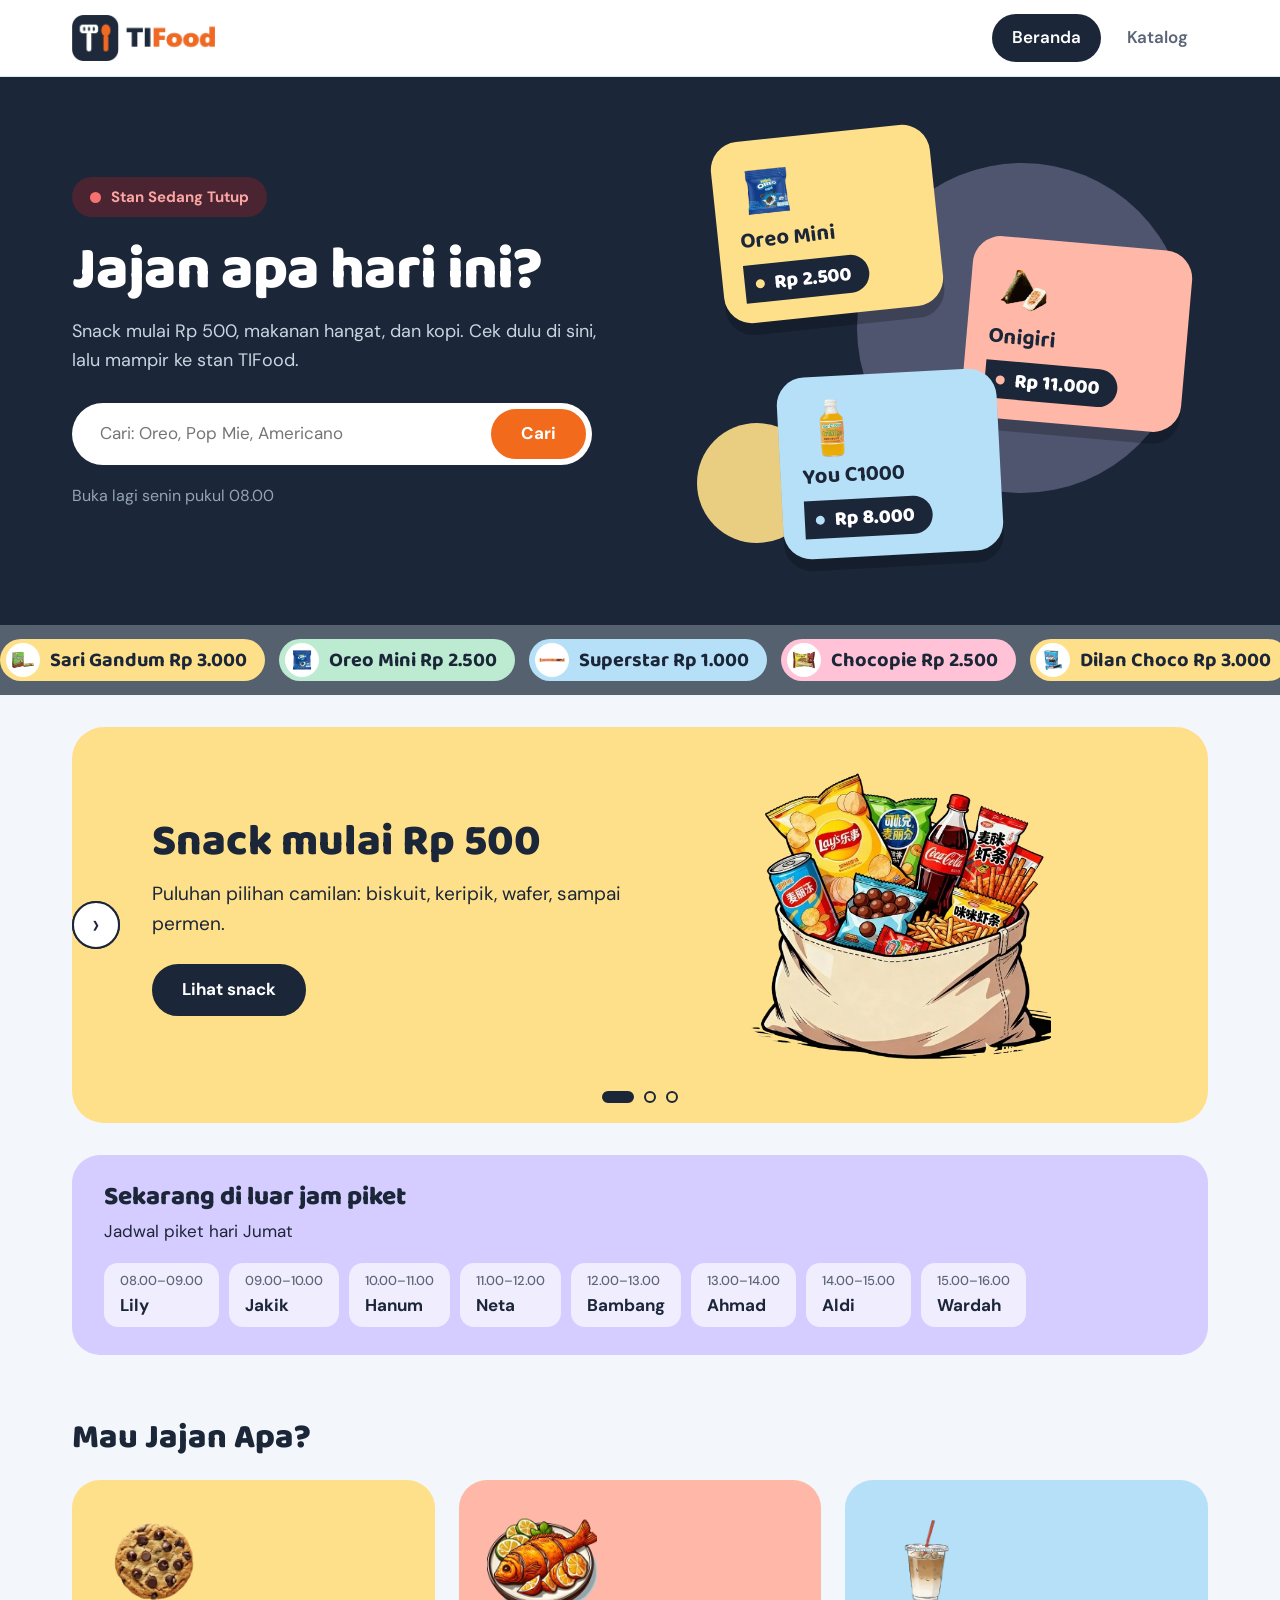
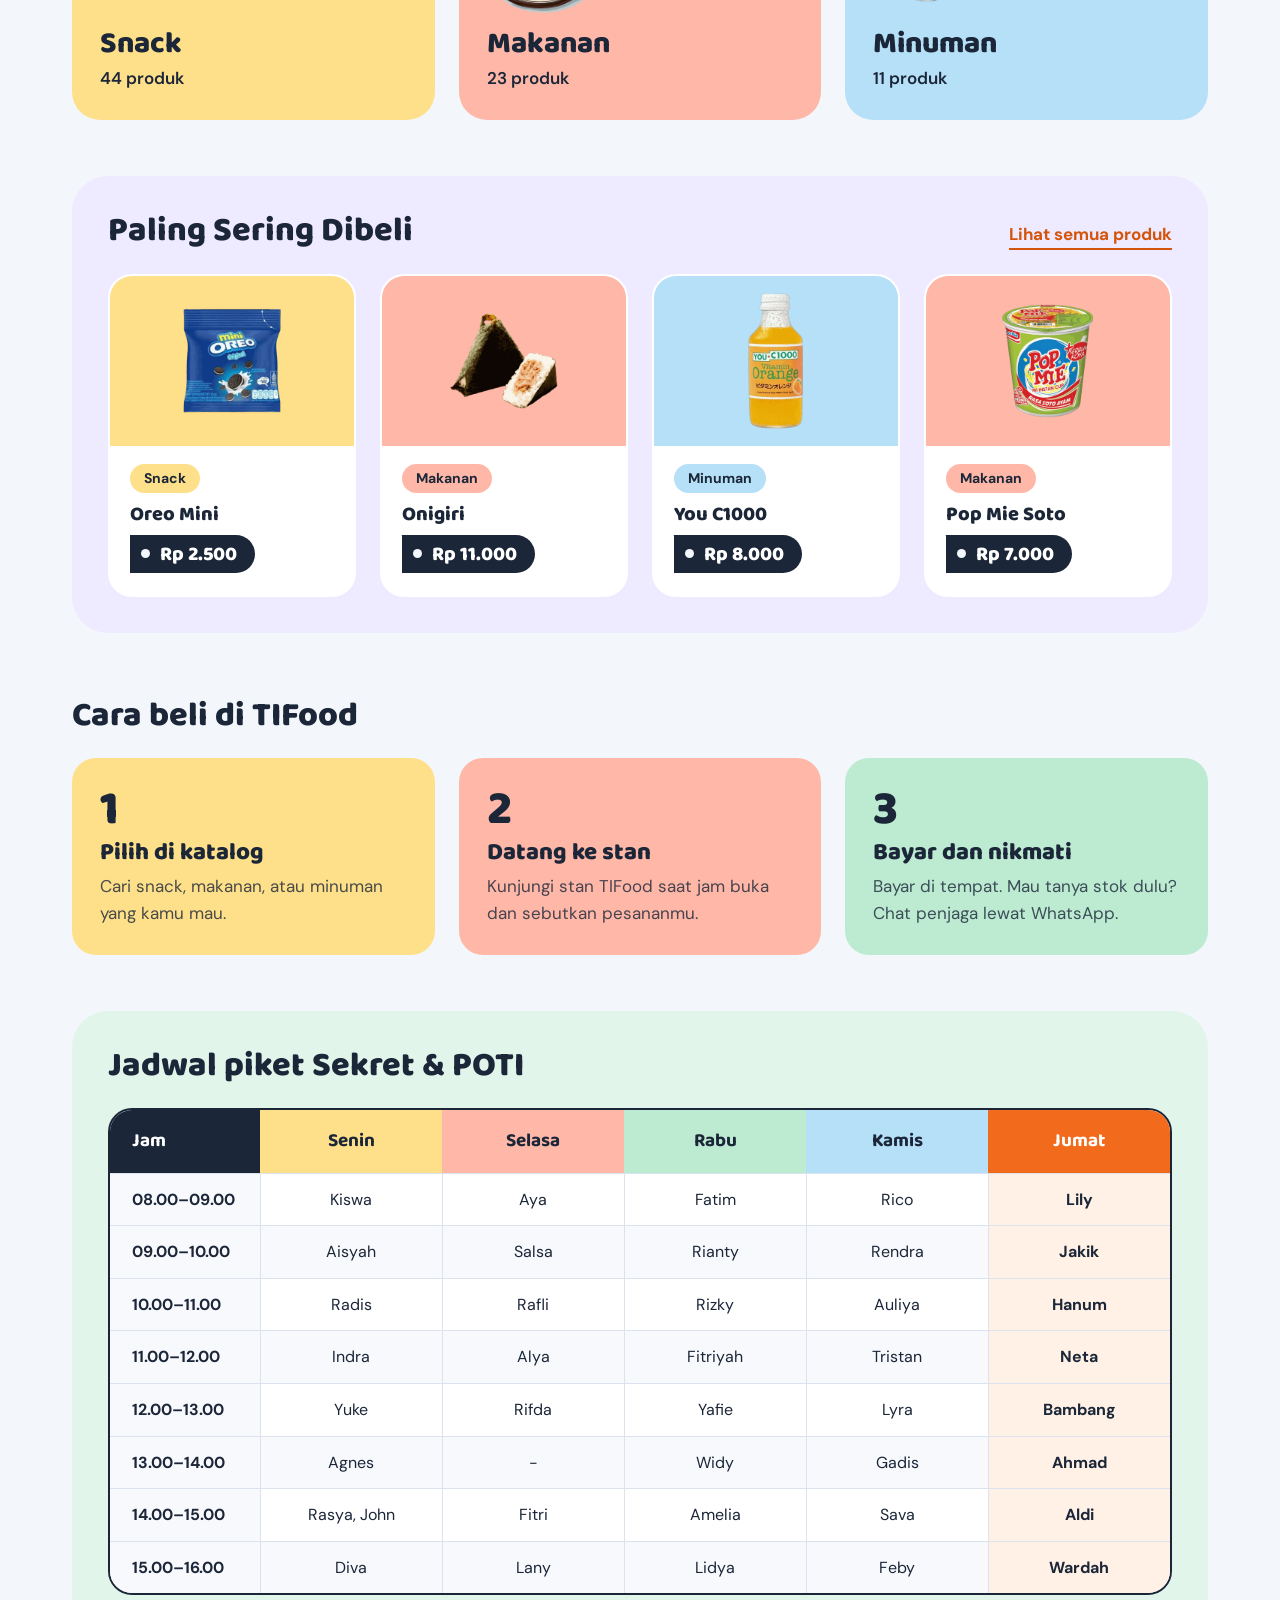
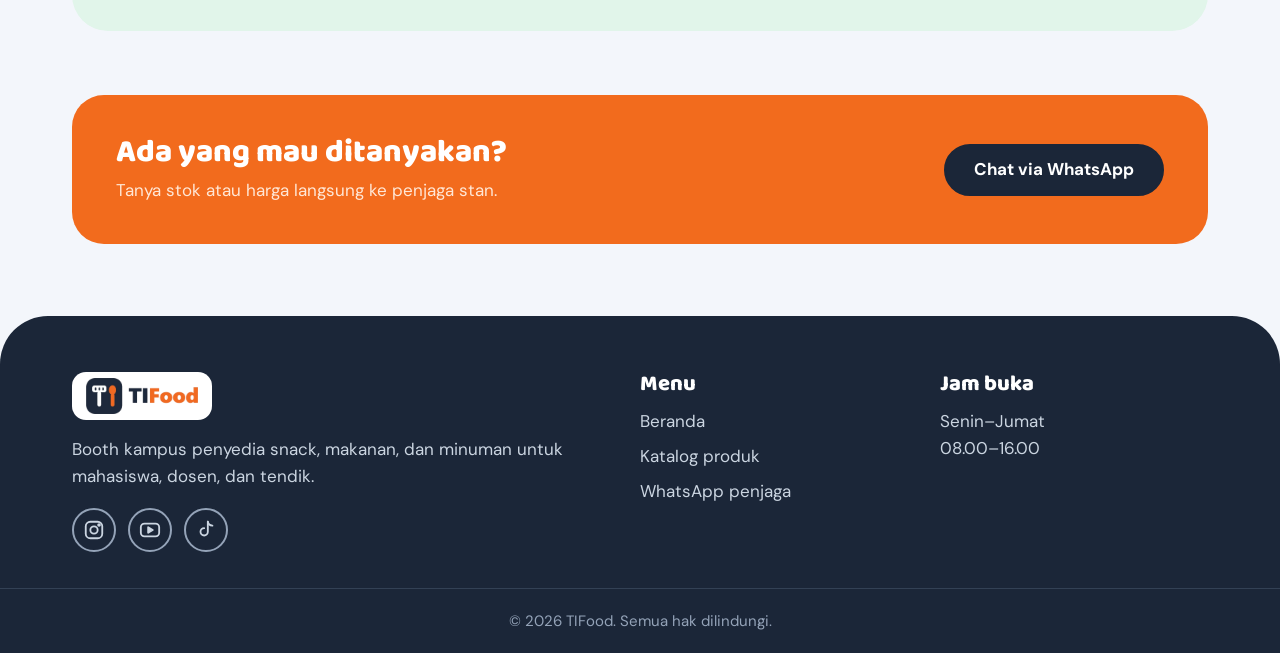
<file: index.html>
<!DOCTYPE html>
<html lang="id">
<head>
    <meta charset="UTF-8">
    <meta name="viewport" content="width=device-width, initial-scale=1.0">
    <title>Beranda-TIFood</title>
    <link href="https://fonts.googleapis.com/css2?family=Baloo+2:wght@600;700;800&family=DM+Sans:wght@400;500;700&display=swap" rel="stylesheet">
    <link rel="stylesheet" href="css/style.css">
</head>
<body>
    <header class = "topbar" id = "topbar"></header>
    <main>
        <section class = "hero" id = "hero"></section>
        <div class = "ticker"><div class = "ticker-track" id = "ticker"></div></div>
        <div class = "container">
            <section class = "slider" id = "slider" aria-label = "Banner TIFood"></section>
            <section class = "duty" id = "duty"></section>
            <section class = "section">
                <div class = "section-title">
                    <h2>Mau Jajan Apa?</h2></div>
                <div class = "categories" id = "categories"></div>
            </section>
            
            <section class = "section panel panel-purple">
                <div class = "section-title">
                    <h2>Paling Sering Dibeli</h2>
                    <a href= "catalog.html">Lihat semua produk</a></div>
                <div class = "card-grid" id = "favorites"></div>
            </section>

            <section class="section">
                <div class="section-title"><h2>Cara beli di TIFood</h2></div>
                <div class="steps">
                    <div><div class="num">1</div><h3>Pilih di katalog</h3><p>Cari snack, makanan, atau minuman yang kamu mau.</p></div>
                    <div><div class="num">2</div><h3>Datang ke stan</h3><p>Kunjungi stan TIFood saat jam buka dan sebutkan pesananmu.</p></div>
                    <div><div class="num">3</div><h3>Bayar dan nikmati</h3><p>Bayar di tempat. Mau tanya stok dulu? Chat penjaga lewat WhatsApp.</p></div>
                </div>
            </section>

            <section class="section panel panel-mint">
                <div class="section-title"><h2>Jadwal piket Sekret &amp; POTI</h2></div>
                <div class="table-box"><div class="table-scroll">
                    <table class="schedule">
                        <colgroup><col class="hour-col"><col><col><col><col><col></colgroup>
                        <thead><tr><th>Jam</th><th>Senin</th><th>Selasa</th><th>Rabu</th><th>Kamis</th><th>Jumat</th></tr></thead>
                        <tbody id="schedule-body"></tbody>
                    </table>
                </div></div>
            </section>
      
            <section class="cta">
                <div>
                    <h2>Ada yang mau ditanyakan?</h2>
                    <p>Tanya stok atau harga langsung ke penjaga stan.</p></div>
                <a class="btn" id="whatsapp-button" target="_blank" rel="noopener">Chat via WhatsApp</a>
            </section>
        </div>
    </main>

    <footer class="footer" id="footer"></footer>

    <script src="js/data.js"></script>
    <script src="js/helpers.js"></script>
    <script src="js/layout.js"></script>
    <script src="js/shop-status.js"></script>
    <script src="js/slider.js"></script>
    <script src="js/home.js"></script>
    <script>renderLayout("home"); renderHome(); setupReveal(".slider, .duty, .section, .cta");</script>
</body>
</html>
</file>
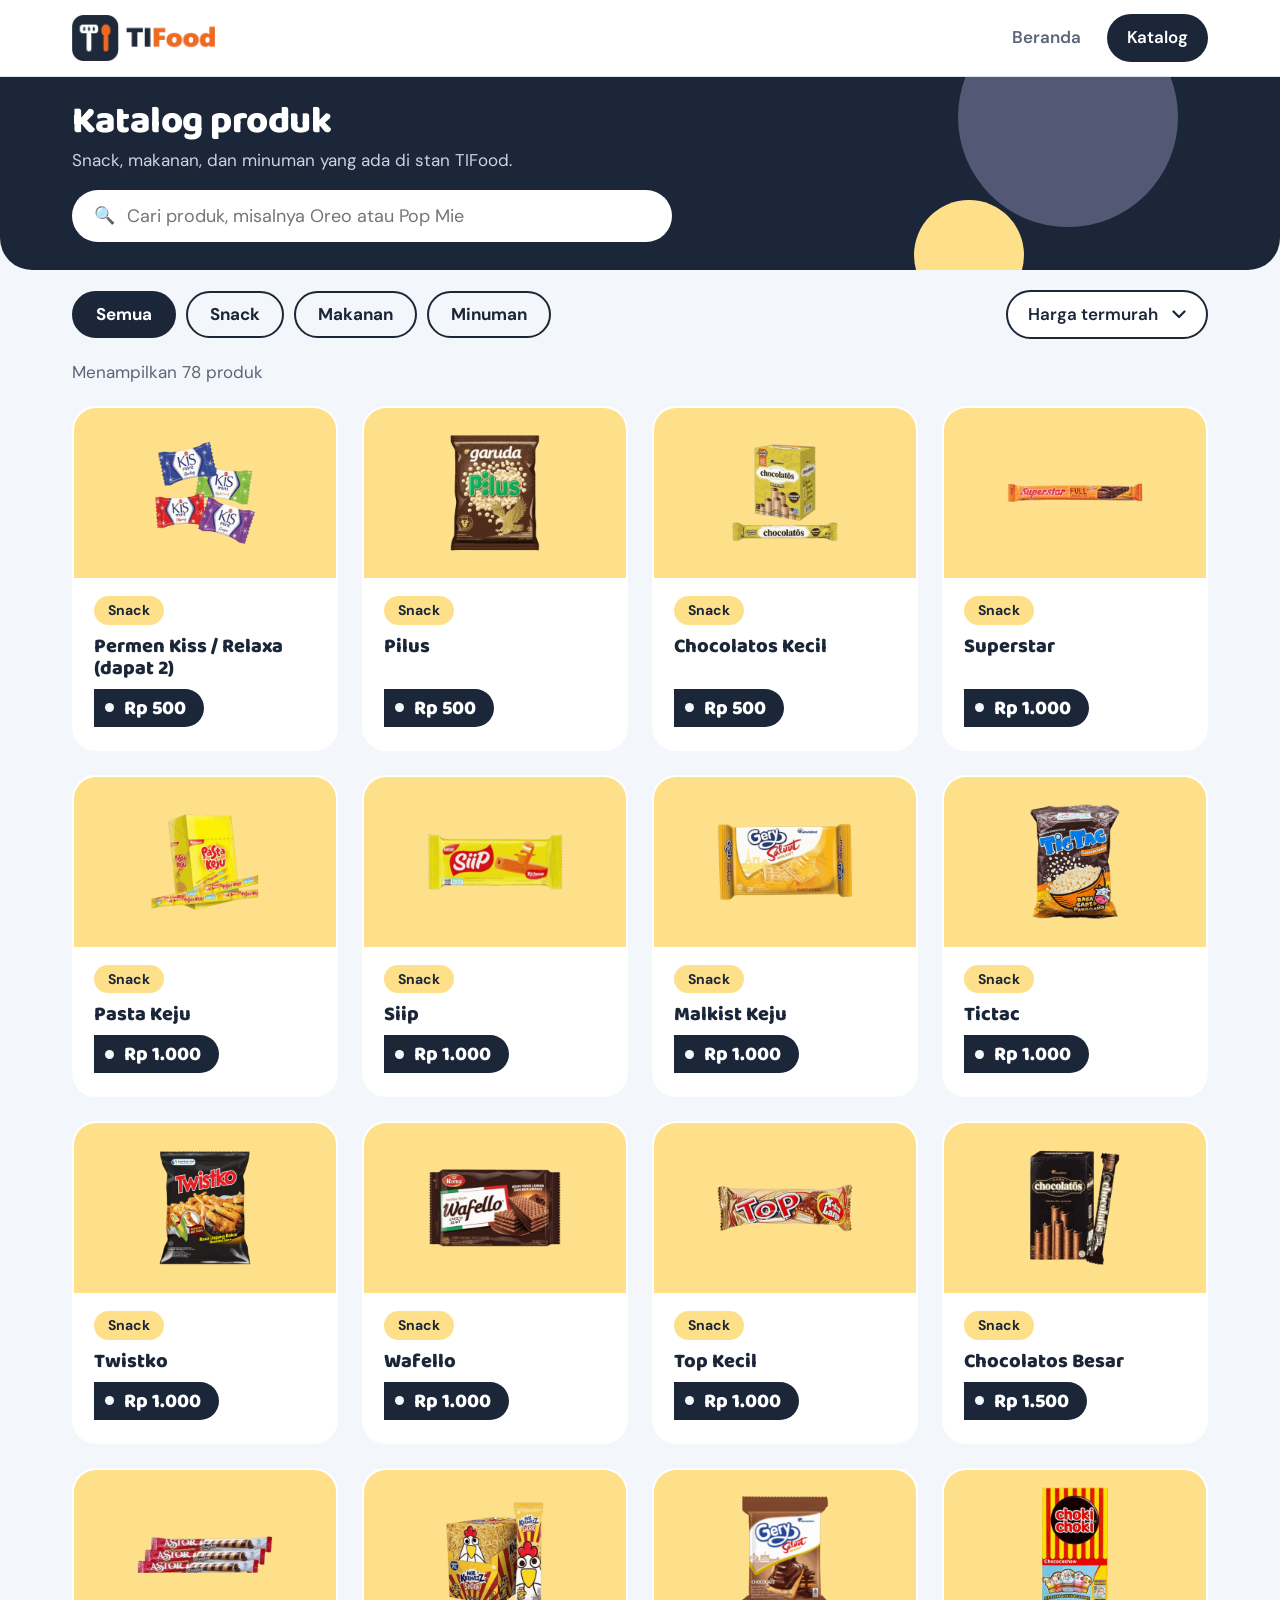
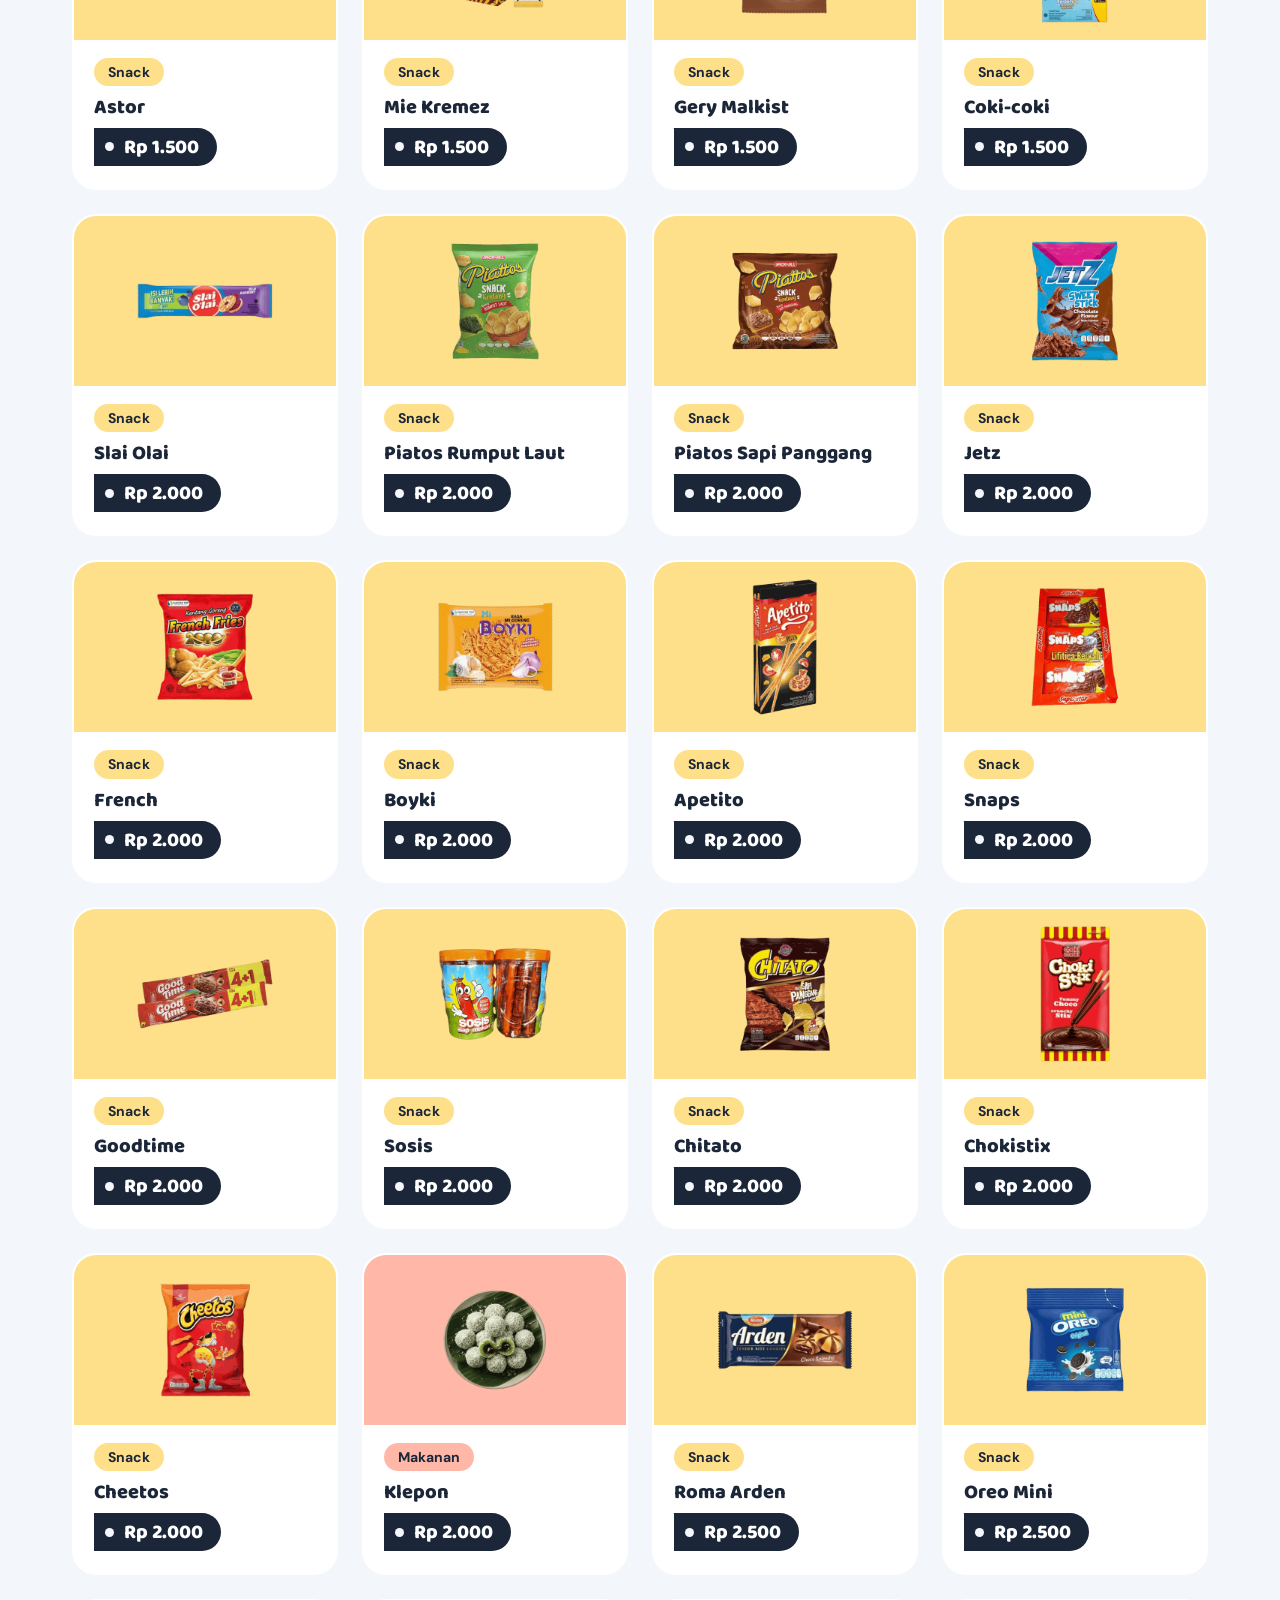
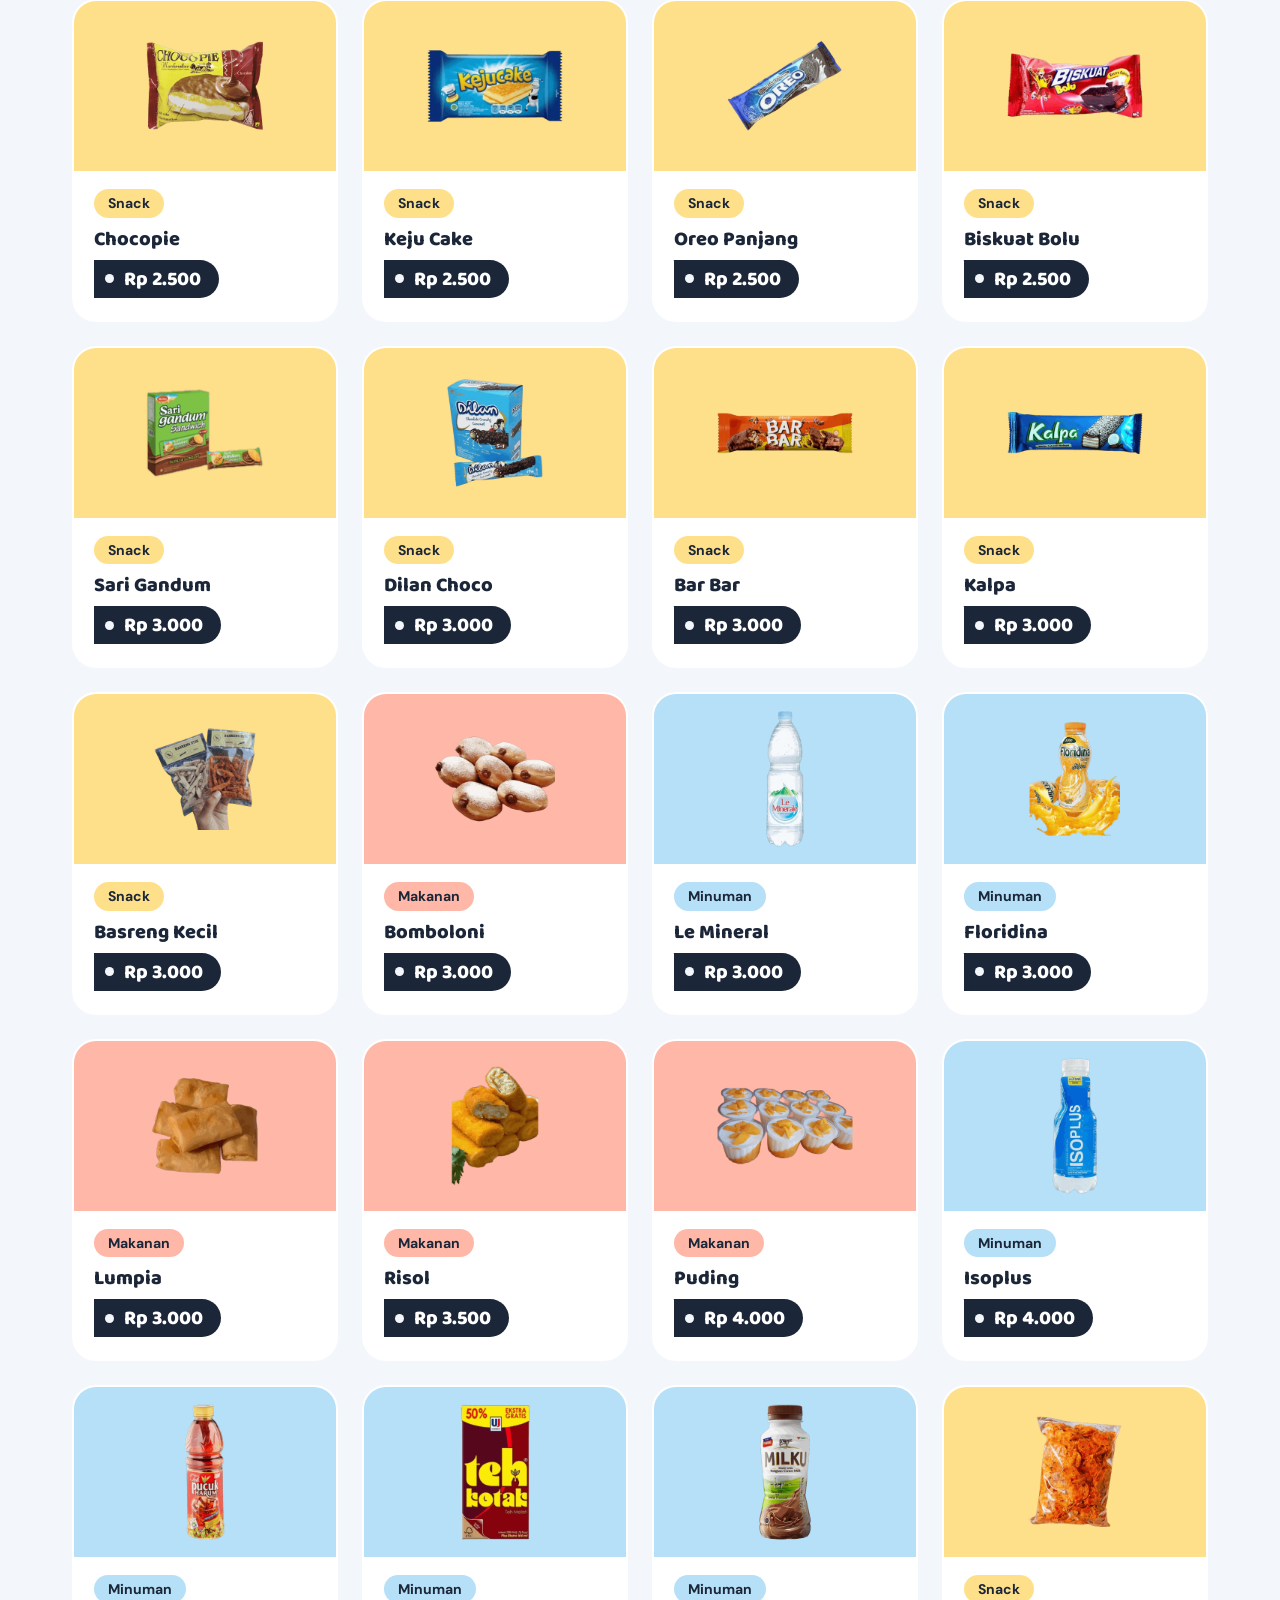
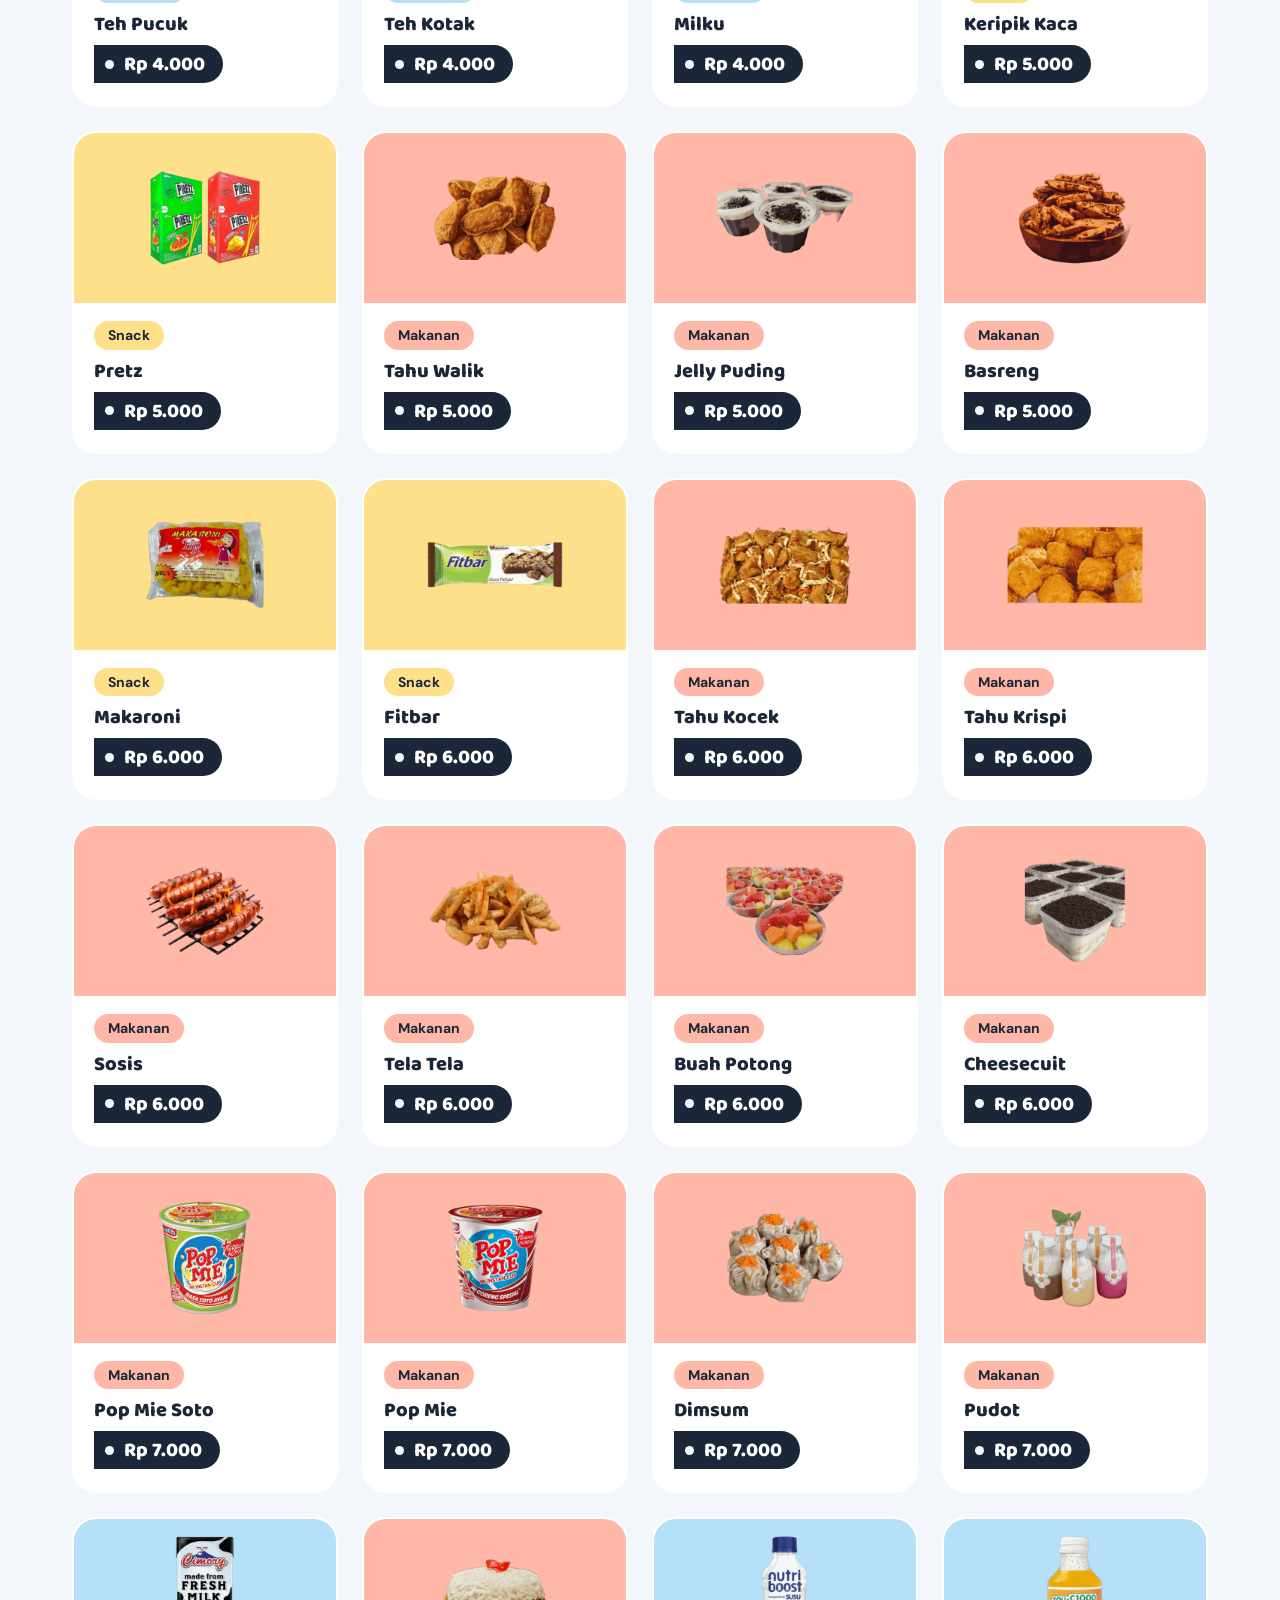
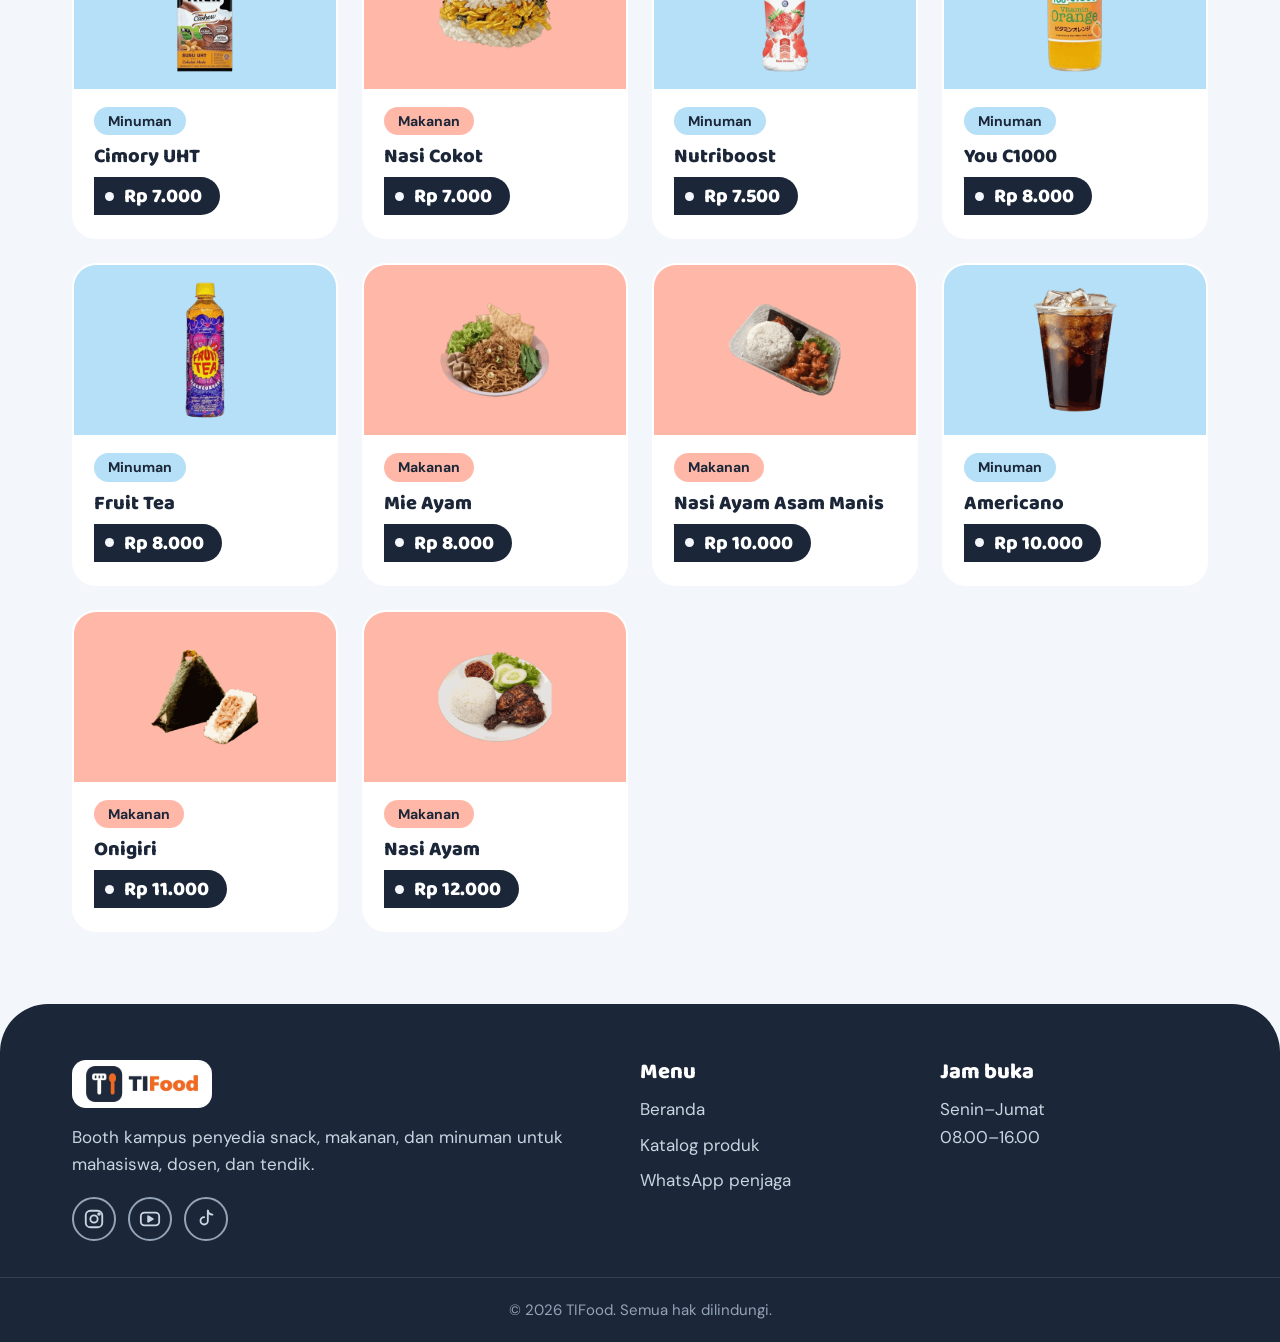
<file: catalog.html>
<!DOCTYPE html>
<html lang="id">
<head>
    <meta charset="UTF-8">
    <meta name="viewport" content="width=device-width, initial-scale=1">
    <title>Katalog Produk · TIFood</title>
    <link href="https://fonts.googleapis.com/css2?family=Baloo+2:wght@600;700;800&family=DM+Sans:wght@400;500;700&display=swap" rel="stylesheet">
    <link rel="stylesheet" href="css/style.css">
</head>
<body>
    <header class="topbar" id="topbar"></header>

    <main>
        <section class="page-head">
            <div class="container">
                <h1>Katalog produk</h1>
                <p>Snack, makanan, dan minuman yang ada di stan TIFood.</p>
                <label class="search-box">🔍 <input id="search" type="search" placeholder="Cari produk, misalnya Oreo atau Pop Mie"></label>
            </div>
        </section>
        <div class="container">
            <div class="filters">
                <div class="options" id="category-buttons"></div>
                <div class="sort">
                    <select id="sort" aria-label="Urutkan produk">
                        <option value="price-asc">Harga termurah</option>
                        <option value="price-desc">Harga termahal</option>
                        <option value="name">Nama A–Z</option>
                    </select>
                </div>
            </div>
            <p class="result-count" id="result-count"></p>

            <div class="card-grid" id="card-grid"></div>
        </div>
    </main>

    <footer class="footer" id="footer"></footer>

    <script src="js/data.js"></script>
    <script src="js/helpers.js"></script>
    <script src="js/layout.js"></script>
    <script src="js/catalog.js"></script>
    <script>renderLayout("catalog"); renderCatalog(); setupReveal(".card");</script>
</body>
</html>
</file>
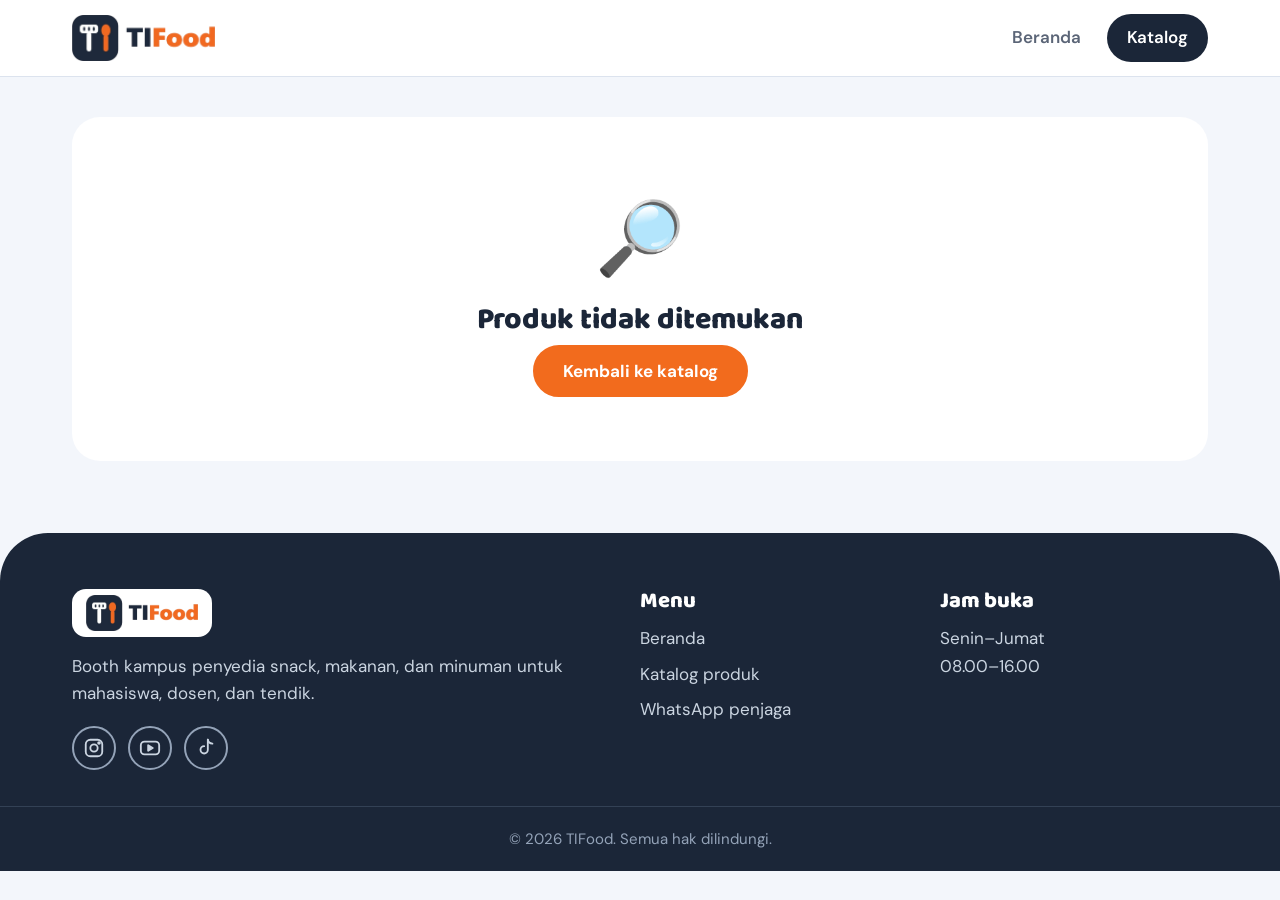
<file: product-detail.html>
<!DOCTYPE html>
<html lang="en">
<head>
    <meta charset="UTF-8">
    <meta name="viewport" content="width=device-width, initial-scale=1.0">
    <title>Detail Produk · TIFood</title>
    <link href="https://fonts.googleapis.com/css2?family=Baloo+2:wght@600;700;800&family=DM+Sans:wght@400;500;700&display=swap" rel="stylesheet">
    <link rel="stylesheet" href="css/style.css">
</head>
<body>
    <header class="topbar" id="topbar"></header>
    <main class="container">
        <div id="detail"></div>
    </main>
    
    <footer class="footer" id="footer"></footer>

    <script src="js/data.js"></script>
    <script src="js/helpers.js"></script>
    <script src="js/layout.js"></script>
    <script src="js/product-detail.js"></script>
    <script>renderLayout("catalog"); renderDetail(); setupReveal(".detail, .section");</script>
</body>
</html>
</file>
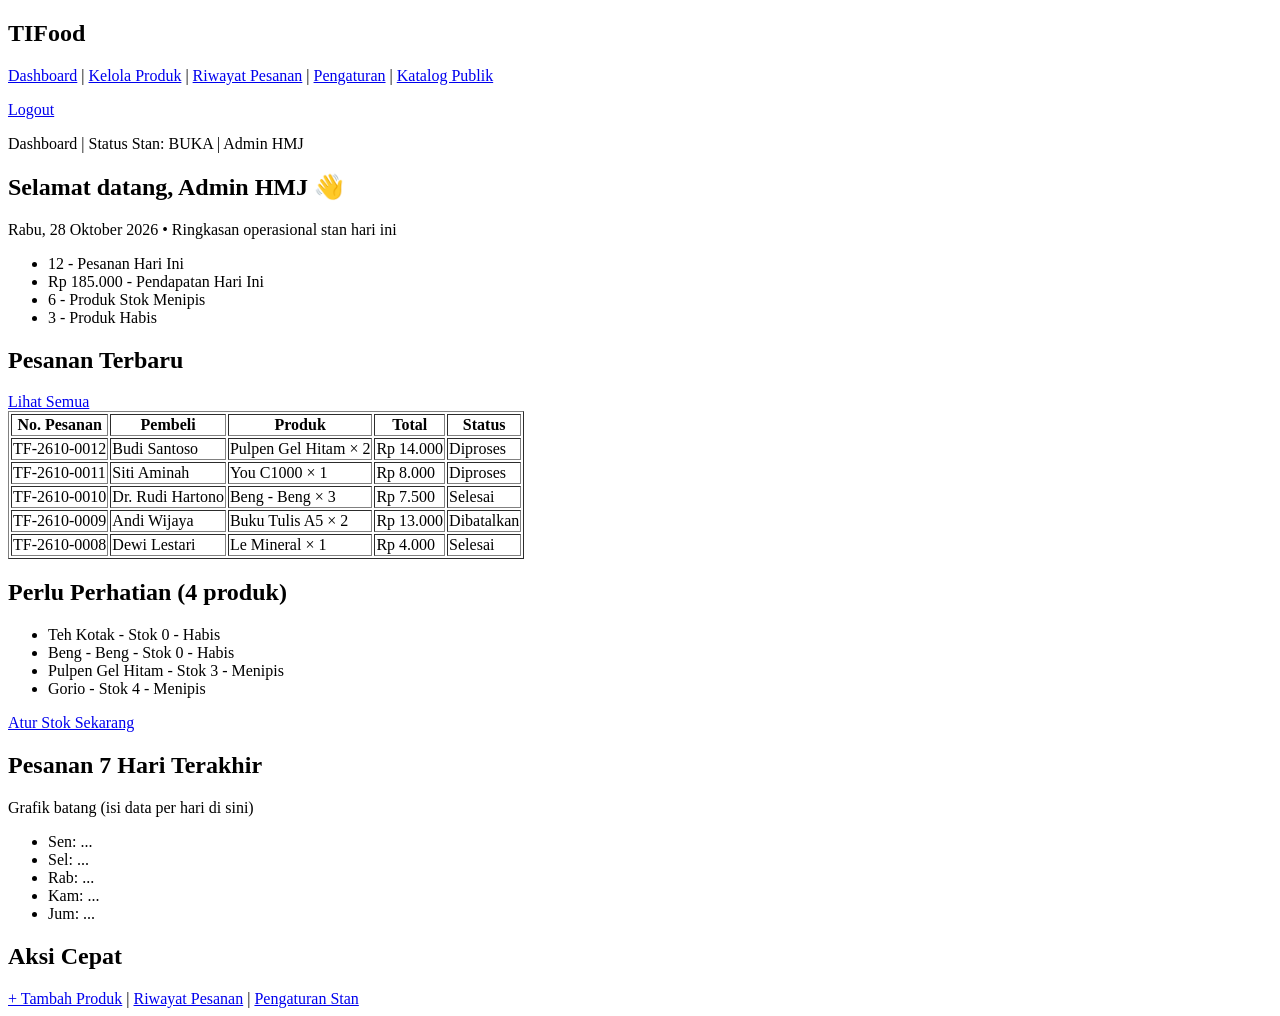
<file: Frontend/dash-admin.html>
<!DOCTYPE html>
<html lang="id">
<head>
  <meta charset="UTF-8">
  <meta name="viewport" content="width=device-width, initial-scale=1">
  <title>TIFood - Dashboard Admin</title>
</head>
<body>
  <aside>
    <h2>TIFood</h2>
    <nav>
      <a href="#dashboard">Dashboard</a> |
      <a href="#">Kelola Produk</a> |
      <a href="#">Riwayat Pesanan</a> |
      <a href="#">Pengaturan</a> |
      <a href="#">Katalog Publik</a>
    </nav>
    <p><a href="#">Logout</a></p>
  </aside>

  <header>
    <p>Dashboard | Status Stan: BUKA | Admin HMJ</p>
  </header>

  <main id="dashboard">
    <section>
      <h1>Selamat datang, Admin HMJ 👋</h1>
      <p>Rabu, 28 Oktober 2026 • Ringkasan operasional stan hari ini</p>
      <ul>
        <li>12 - Pesanan Hari Ini</li>
        <li>Rp 185.000 - Pendapatan Hari Ini</li>
        <li>6 - Produk Stok Menipis</li>
        <li>3 - Produk Habis</li>
      </ul>
    </section>

    <section>
      <h2>Pesanan Terbaru</h2>
      <a href="#">Lihat Semua</a>
      <table border="1">
        <thead>
          <tr>
            <th>No. Pesanan</th><th>Pembeli</th><th>Produk</th><th>Total</th><th>Status</th>
          </tr>
        </thead>
        <tbody>
          <tr><td>TF-2610-0012</td><td>Budi Santoso</td><td>Pulpen Gel Hitam × 2</td><td>Rp 14.000</td><td>Diproses</td></tr>
          <tr><td>TF-2610-0011</td><td>Siti Aminah</td><td>You C1000 × 1</td><td>Rp 8.000</td><td>Diproses</td></tr>
          <tr><td>TF-2610-0010</td><td>Dr. Rudi Hartono</td><td>Beng - Beng × 3</td><td>Rp 7.500</td><td>Selesai</td></tr>
          <tr><td>TF-2610-0009</td><td>Andi Wijaya</td><td>Buku Tulis A5 × 2</td><td>Rp 13.000</td><td>Dibatalkan</td></tr>
          <tr><td>TF-2610-0008</td><td>Dewi Lestari</td><td>Le Mineral × 1</td><td>Rp 4.000</td><td>Selesai</td></tr>
        </tbody>
      </table>
    </section>

    <aside>
      <h2>Perlu Perhatian (4 produk)</h2>
      <ul>
        <li>Teh Kotak - Stok 0 - Habis</li>
        <li>Beng - Beng - Stok 0 - Habis</li>
        <li>Pulpen Gel Hitam - Stok 3 - Menipis</li>
        <li>Gorio - Stok 4 - Menipis</li>
      </ul>
      <a href="#">Atur Stok Sekarang</a>
    </aside>

    <section>
      <h2>Pesanan 7 Hari Terakhir</h2>
      <p>Grafik batang (isi data per hari di sini)</p>
      <ul>
        <li>Sen: ...</li>
        <li>Sel: ...</li>
        <li>Rab: ...</li>
        <li>Kam: ...</li>
        <li>Jum: ...</li>
      </ul>
    </section>

    <section>
      <h2>Aksi Cepat</h2>
      <a href="#">+ Tambah Produk</a> |
      <a href="#">Riwayat Pesanan</a> |
      <a href="#">Pengaturan Stan</a>
    </section>
  </main>
</body>
</html>
</file>
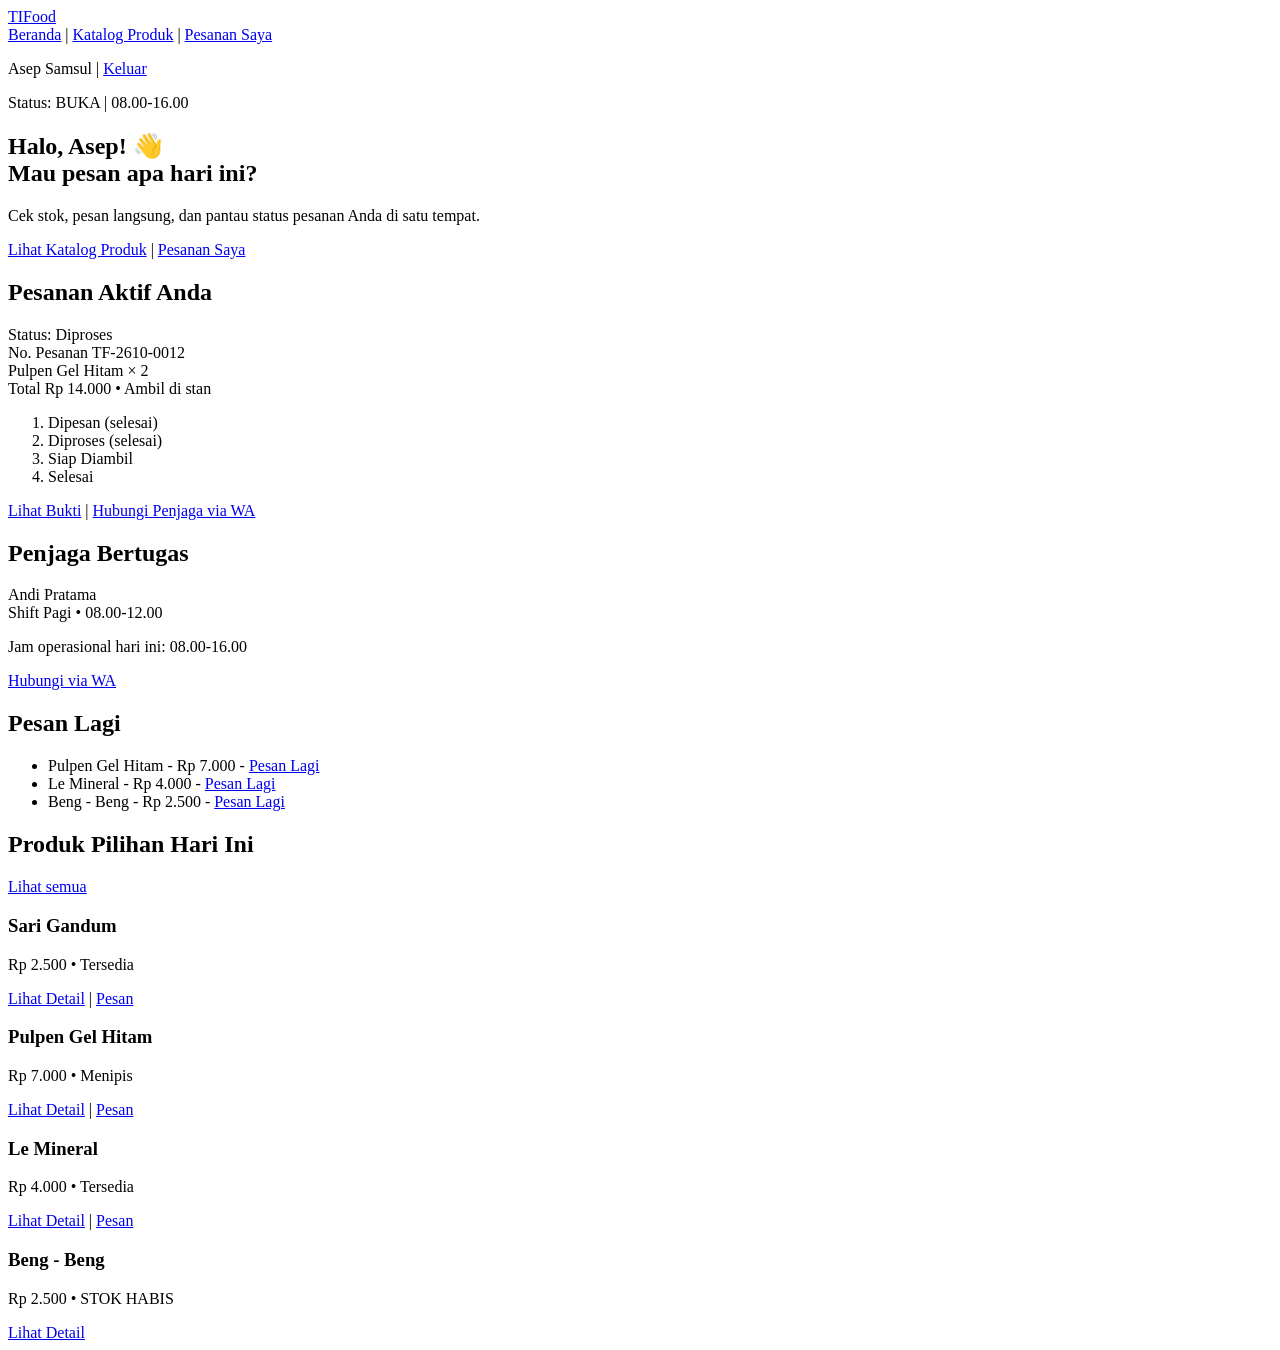
<file: Frontend/dash-cust.html>
<!DOCTYPE html>
<html lang="id">
<head>
  <meta charset="UTF-8">
  <meta name="viewport" content="width=device-width, initial-scale=1">
  <title>TIFood - Dashboard Pembeli</title>
</head>
<body>
  <header>
    <a href="#beranda">TIFood</a>
    <nav>
      <a href="#beranda">Beranda</a> |
      <a href="#produk">Katalog Produk</a> |
      <a href="#pesanan">Pesanan Saya</a>
    </nav>
    <p>Asep Samsul | <a href="#">Keluar</a></p>
  </header>

  <main>
    <section id="beranda">
      <p>Status: BUKA | 08.00-16.00</p>
      <h1>Halo, Asep! 👋<br>Mau pesan apa hari ini?</h1>
      <p>Cek stok, pesan langsung, dan pantau status pesanan Anda di satu tempat.</p>
      <a href="#produk">Lihat Katalog Produk</a> | <a href="#pesanan">Pesanan Saya</a>
    </section>

    <section id="pesanan">
      <article>
        <h2>Pesanan Aktif Anda</h2>
        <p>Status: Diproses<br>
        No. Pesanan TF-2610-0012<br>
        Pulpen Gel Hitam × 2<br>
        Total Rp 14.000 • Ambil di stan</p>
        <ol>
          <li>Dipesan (selesai)</li>
          <li>Diproses (selesai)</li>
          <li>Siap Diambil</li>
          <li>Selesai</li>
        </ol>
        <a href="#">Lihat Bukti</a> | <a href="#">Hubungi Penjaga via WA</a>
      </article>

      <aside>
        <h2>Penjaga Bertugas</h2>
        <p>Andi Pratama<br>Shift Pagi • 08.00-12.00</p>
        <p>Jam operasional hari ini: 08.00-16.00</p>
        <a href="#">Hubungi via WA</a>
      </aside>
    </section>

    <section>
      <h2>Pesan Lagi</h2>
      <ul>
        <li>Pulpen Gel Hitam - Rp 7.000 - <a href="#">Pesan Lagi</a></li>
        <li>Le Mineral - Rp 4.000 - <a href="#">Pesan Lagi</a></li>
        <li>Beng - Beng - Rp 2.500 - <a href="#">Pesan Lagi</a></li>
      </ul>
    </section>

    <section id="produk">
      <h2>Produk Pilihan Hari Ini</h2>
      <a href="#">Lihat semua</a>

      <article>
        <h3>Sari Gandum</h3>
        <p>Rp 2.500 • Tersedia</p>
        <a href="#">Lihat Detail</a> | <a href="#">Pesan</a>
      </article>
      <article>
        <h3>Pulpen Gel Hitam</h3>
        <p>Rp 7.000 • Menipis</p>
        <a href="#">Lihat Detail</a> | <a href="#">Pesan</a>
      </article>
      <article>
        <h3>Le Mineral</h3>
        <p>Rp 4.000 • Tersedia</p>
        <a href="#">Lihat Detail</a> | <a href="#">Pesan</a>
      </article>
      <article>
        <h3>Beng - Beng</h3>
        <p>Rp 2.500 • STOK HABIS</p>
        <a href="#">Lihat Detail</a>
      </article>
    </section>
  </main>
</body>
</html>
</file>
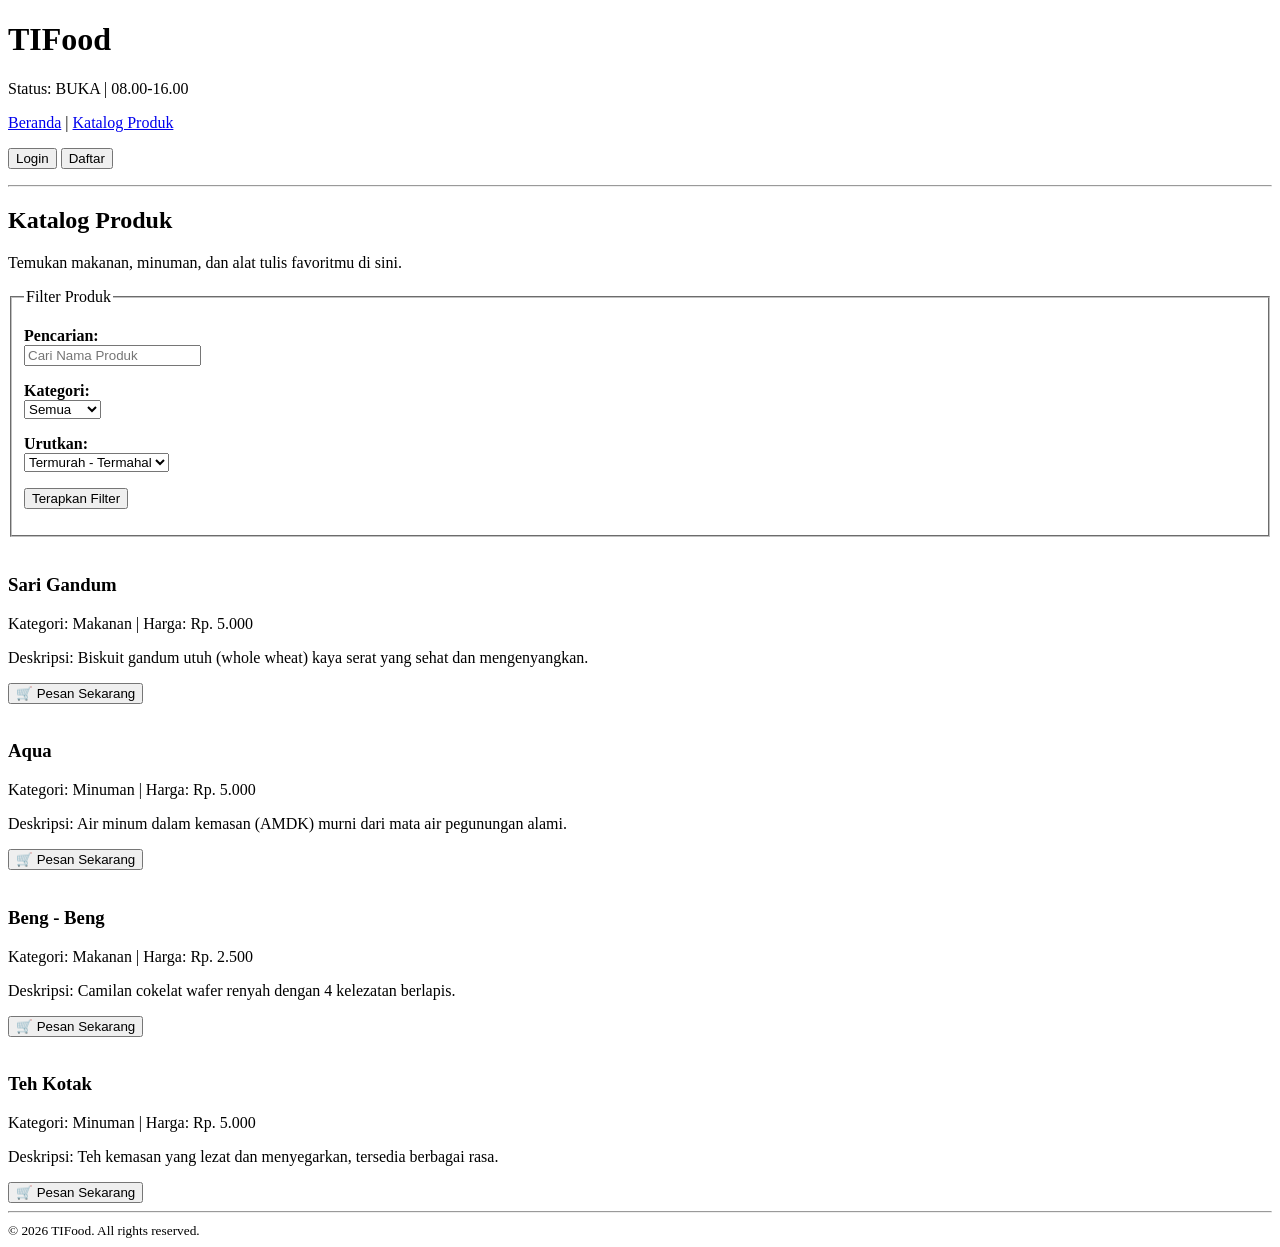
<file: Frontend/katalog.html>
<!DOCTYPE html>
<html lang="id">
<head>
    <meta charset="UTF-8">
    <meta name="viewport" content="width=device-width, initial-scale=1.0">
    <title>TIFood - Katalog Produk</title>
</head>
<body>

    <header>
        <h1>TIFood</h1>
        <p>Status: BUKA | 08.00-16.00</p>
        
        <nav>
            <p>
                <a href="index.html">Beranda</a> |
                <a href="katalog.html">Katalog Produk</a>
            </p>
        </nav>

        <p>
            <a href="log-cust.html"><button type="button">Login</button></a>
            <a href="#"><button type="button">Daftar</button></a>
        </p>
        <hr>
    </header>

    <main>
        <section id="produk">
            <h2>Katalog Produk</h2>
            <p>Temukan makanan, minuman, dan alat tulis favoritmu di sini.</p>

            <form action="#" method="GET">
                <fieldset>
                    <legend>Filter Produk</legend>
                    <p>
                        <label for="search"><b>Pencarian:</b></label><br>
                        <input type="text" id="search" placeholder="Cari Nama Produk">
                    </p>

                    <p>
                        <label for="kategori"><b>Kategori:</b></label><br>
                        <select id="kategori">
                            <option value="">Semua</option>
                            <option value="makanan">Makanan</option>
                            <option value="minuman">Minuman</option>
                            <option value="atk">Alat Tulis</option>
                        </select>
                    </p>

                    <p>
                        <label for="urutkan"><b>Urutkan:</b></label><br>
                        <select id="urutkan">
                            <option value="murah">Termurah - Termahal</option>
                            <option value="mahal">Termahal - Termurah</option>
                            <option value="abjad">A - Z</option>
                        </select>
                    </p>
                    
                    <p>
                        <button type="submit">Terapkan Filter</button>
                    </p>
                </fieldset>
            </form>

            <br>
            <article>
                <h3>Sari Gandum</h3>
                <p>Kategori: Makanan | Harga: Rp. 5.000</p>
                <p>Deskripsi: Biskuit gandum utuh (whole wheat) kaya serat yang sehat dan mengenyangkan.</p>
                <a href="detail.html"><button type="button">🛒 Pesan Sekarang</button></a>
            </article>
            <br>

            <article>
                <h3>Aqua</h3>
                <p>Kategori: Minuman | Harga: Rp. 5.000</p>
                <p>Deskripsi: Air minum dalam kemasan (AMDK) murni dari mata air pegunungan alami.</p>
                <a href="detail.html"><button type="button">🛒 Pesan Sekarang</button></a>
            </article>
            <br>

            <article>
                <h3>Beng - Beng</h3>
                <p>Kategori: Makanan | Harga: Rp. 2.500</p>
                <p>Deskripsi: Camilan cokelat wafer renyah dengan 4 kelezatan berlapis.</p>
                <a href="detail.html"><button type="button">🛒 Pesan Sekarang</button></a>
            </article>
            <br>

            <article>
                <h3>Teh Kotak</h3>
                <p>Kategori: Minuman | Harga: Rp. 5.000</p>
                <p>Deskripsi: Teh kemasan yang lezat dan menyegarkan, tersedia berbagai rasa.</p>
                <a href="detail.html"><button type="button">🛒 Pesan Sekarang</button></a>
            </article>
        </section>
    </main>

    <hr>
    <footer>
        <small>&copy; 2026 TIFood. All rights reserved.</small>
    </footer>

</body>
</html>
</file>
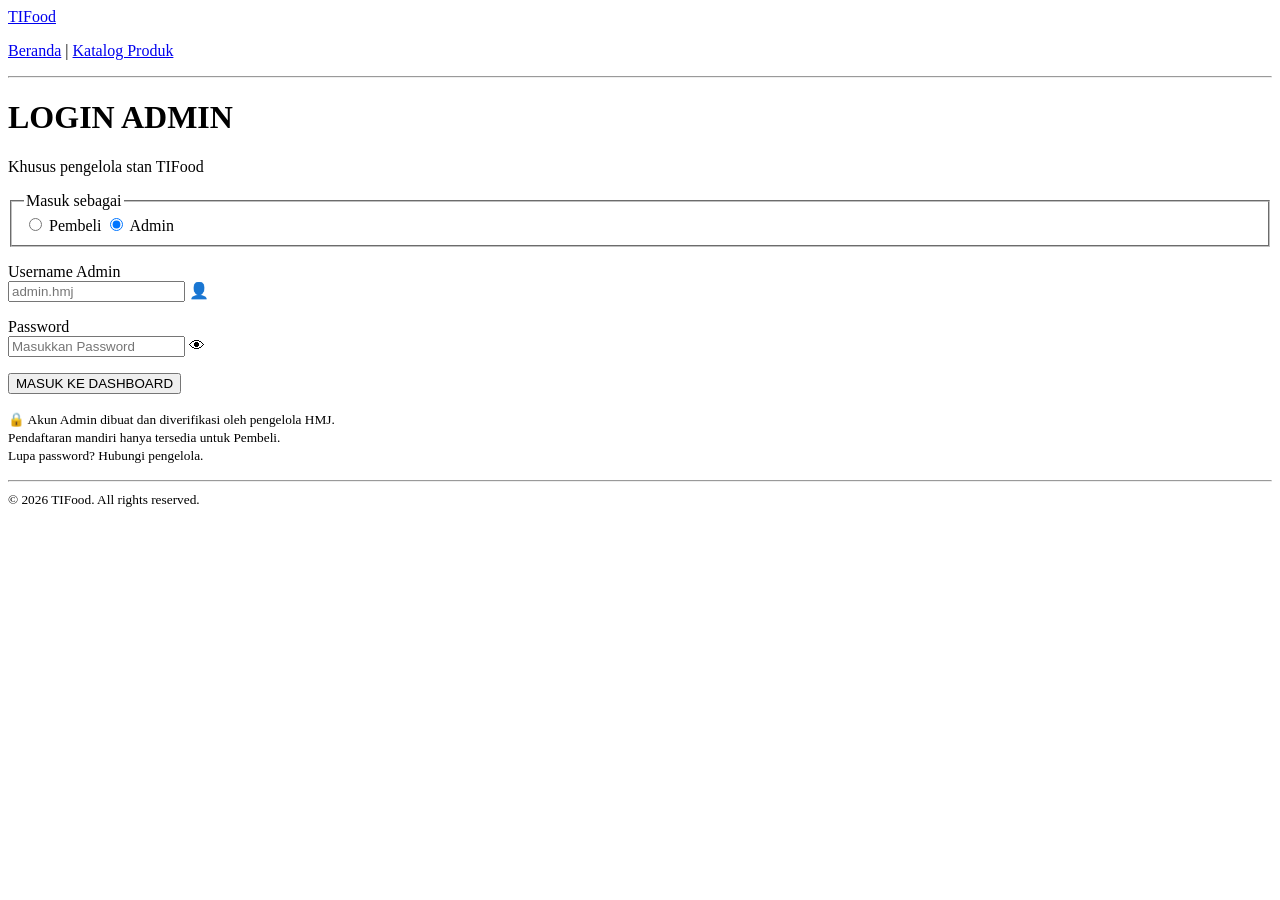
<file: Frontend/log-admin.html>
<!DOCTYPE html>
<html lang="id">
<head>
    <meta charset="UTF-8">
    <meta name="viewport" content="width=device-width, initial-scale=1.0">
    <title>Login Admin</title>
</head>
<body>

    <header>
        <a href="index.html">
            <span>TIFood</span>
        </a>
        <nav>
            <p>
                <a href="index.html">Beranda</a> | 
                <a href="katalog.html">Katalog Produk</a>
            </p>
        </nav>
        <hr>
    </header>

    <main>
        <div>
            <h1>LOGIN ADMIN</h1>
            <p>Khusus pengelola stan TIFood</p>
        </div>

        <form action="dash-admin.html" method="GET">
            <fieldset>
                <legend>Masuk sebagai</legend>
                <label>
                    <input type="radio" name="role" value="pembeli">
                    Pembeli
                </label>
                <label>
                    <input type="radio" name="role" value="admin" checked>
                    Admin
                </label>
            </fieldset>

            <p>
                <label for="username">Username Admin</label><br>
                <input type="text" id="username" name="username" placeholder="admin.hmj" required>
                <span>👤</span>
            </p>

            <p>
                <label for="password">Password</label><br>
                <input type="password" id="password" name="password" placeholder="Masukkan Password" required>
                <span>👁</span>
            </p>

            <p>
                <button type="submit">MASUK KE DASHBOARD</button>
            </p>
            
            <p>
                <small>
                    🔒 Akun Admin dibuat dan diverifikasi oleh pengelola HMJ.<br>
                    Pendaftaran mandiri hanya tersedia untuk Pembeli.<br>
                    Lupa password? Hubungi pengelola.
                </small>
            </p>
        </form>
    </main>
    
    <footer>
        <hr>
        <small>&copy; 2026 TIFood. All rights reserved.</small>
    </footer>

</body>
</html>
</file>
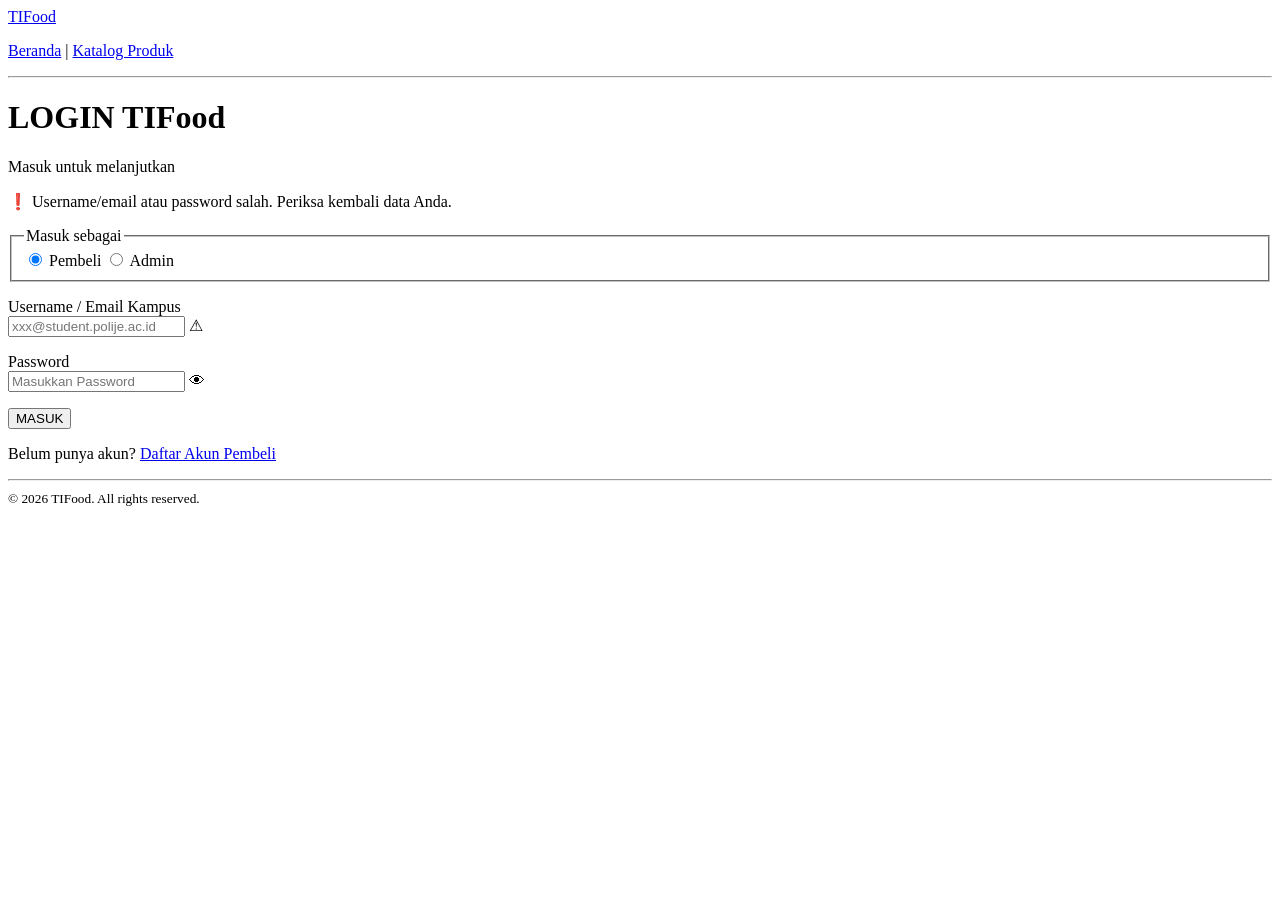
<file: Frontend/log-cust.html>
<!DOCTYPE html>
<html lang="id">
<head>
    <meta charset="UTF-8">
    <meta name="viewport" content="width=device-width, initial-scale=1.0">
    <title>Login TIFood</title>
</head>
<body>

    <header>
        <a href="index.html">
            <span>TIFood</span>
        </a>
        <nav>
            <p>
                <a href="index.html">Beranda</a> | 
                <a href="katalog.html">Katalog Produk</a>
            </p>
        </nav>
        <hr>
    </header>
    
    <main>
        <div>
            <h1>LOGIN TIFood</h1>
            <p>Masuk untuk melanjutkan</p>
            <p>❗ Username/email atau password salah. Periksa kembali data Anda.</p>
        </div>
        
        <form action="dash-cust.html" method="GET">
            <fieldset>
                <legend>Masuk sebagai</legend>
                <label>
                    <input type="radio" name="role" value="pembeli" checked>
                    Pembeli
                </label>
                <label>
                    <input type="radio" name="role" value="admin">
                    Admin
                </label>
            </fieldset>
            <p>
                <label for="username">Username / Email Kampus</label><br>
                <input type="text" id="username" name="username" placeholder="xxx@student.polije.ac.id" required>
                <span>⚠</span>
            </p>
            <p>
                <label for="password">Password</label><br>
                <input type="password" id="password" name="password" placeholder="Masukkan Password" required>
                <span>👁</span>
            </p>
            <p>
                <button type="submit">MASUK</button>
            </p>
        </form>
        
        <p>
            Belum punya akun? <a href="#">Daftar Akun Pembeli</a>
        </p>
    </main>
    
    <hr>
    <footer>
        <small>&copy; 2026 TIFood. All rights reserved.</small>
    </footer>
    
</body>
</html>
</file>
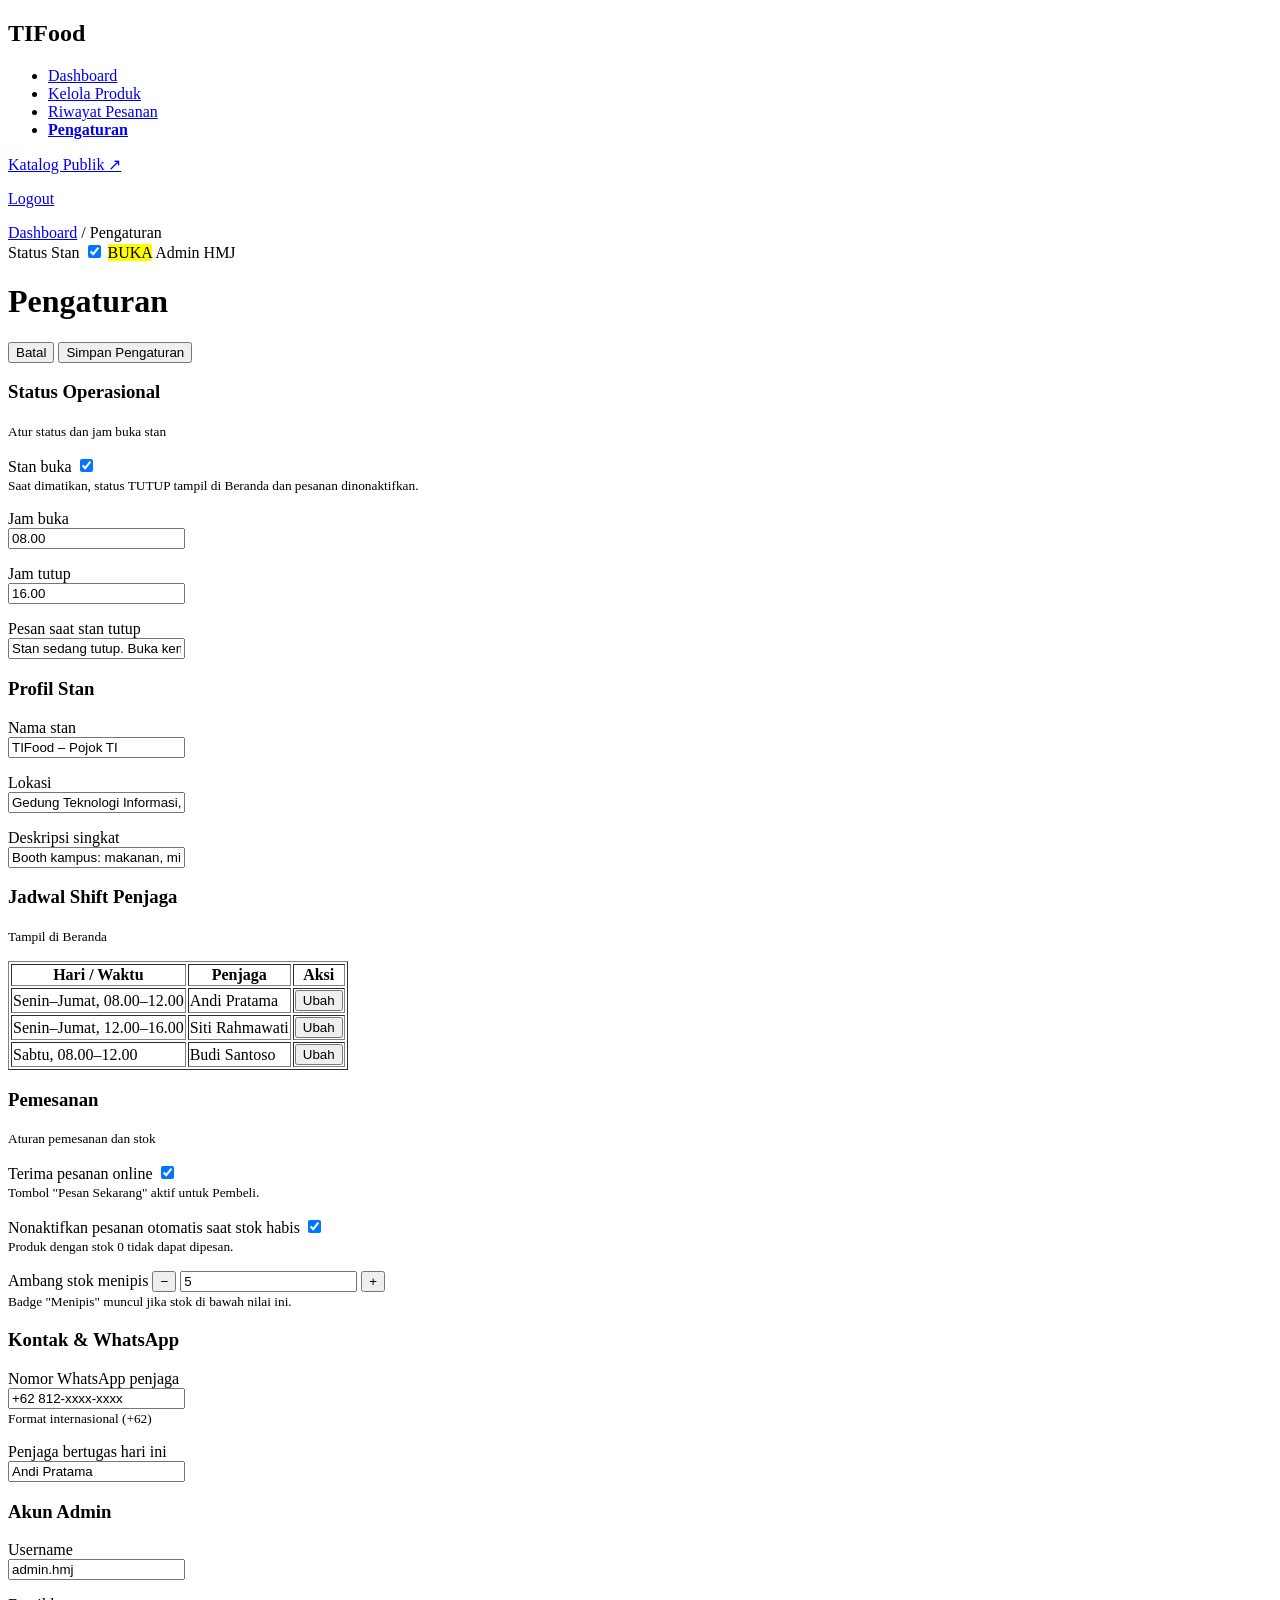
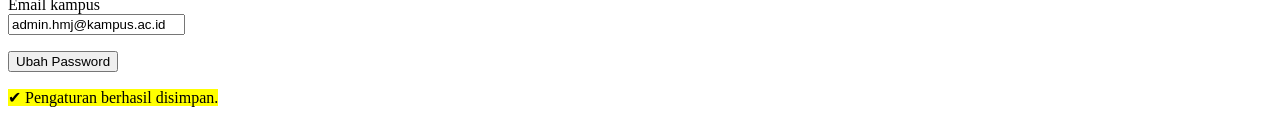
<file: Frontend/pengaturan.html>
<!DOCTYPE html>
<html lang="id">
<head>
    <meta charset="utf-8">
    <meta name="viewport" content="width=device-width, initial-scale=1.0">
    <title>Pengaturan - TIFood</title>
</head>
<body>

    <aside>
        <h2>TIFood</h2>
        <nav>
            <ul>
                <li><a href="dash-admin.html">Dashboard</a></li>
                <li><a href="#">Kelola Produk</a></li>
                <li><a href="#">Riwayat Pesanan</a></li>
                <li><a href="pengaturan.html"><strong>Pengaturan</strong></a></li>
            </ul>
            <p><a href="katalog.html">Katalog Publik ↗</a></p>
        </nav>
        <p><a href="index.html">Logout</a></p>
    </aside>

    <main>

        <header>
            <nav aria-label="breadcrumb">
                <a href="dash-admin.html">Dashboard</a> / <span>Pengaturan</span>
            </nav>
            <div>
                <label for="status-stan-atas">Status Stan</label>
                <input type="checkbox" id="status-stan-atas" checked>
                <mark>BUKA</mark>
                <span>Admin HMJ</span>
            </div>
        </header>

        <form action="#" method="GET">

            <div>
                <h1>Pengaturan</h1>
                <button type="reset">Batal</button>
                <button type="submit">Simpan Pengaturan</button>
            </div>

            <div>

                <section>
                    <h3>Status Operasional</h3>
                    <p><small>Atur status dan jam buka stan</small></p>

                    <p>
                        <label for="stan-buka">Stan buka</label>
                        <input type="checkbox" id="stan-buka" name="stan_buka" checked><br>
                        <small>Saat dimatikan, status TUTUP tampil di Beranda dan pesanan dinonaktifkan.</small>
                    </p>

                    <p>
                        <label for="jam-buka">Jam buka</label><br>
                        <input type="text" id="jam-buka" name="jam_buka" value="08.00">
                    </p>
                    <p>
                        <label for="jam-tutup">Jam tutup</label><br>
                        <input type="text" id="jam-tutup" name="jam_tutup" value="16.00">
                    </p>
                    <p>
                        <label for="pesan-tutup">Pesan saat stan tutup</label><br>
                        <input type="text" id="pesan-tutup" name="pesan_tutup" value="Stan sedang tutup. Buka kembali Senin, 08.00.">
                    </p>
                </section>

                <section>
                    <h3>Profil Stan</h3>
                    <p>
                        <label for="nama-stan">Nama stan</label><br>
                        <input type="text" id="nama-stan" name="nama_stan" value="TIFood – Pojok TI">
                    </p>
                    <p>
                        <label for="lokasi">Lokasi</label><br>
                        <input type="text" id="lokasi" name="lokasi" value="Gedung Teknologi Informasi, Lantai 1">
                    </p>
                    <p>
                        <label for="deskripsi">Deskripsi singkat</label><br>
                        <input type="text" id="deskripsi" name="deskripsi" value="Booth kampus: makanan, minuman, dan ATK.">
                    </p>
                </section>

                <section>
                    <h3>Jadwal Shift Penjaga</h3>
                    <p><small>Tampil di Beranda</small></p>

                    <table border="1">
                        <thead>
                            <tr>
                                <th>Hari / Waktu</th>
                                <th>Penjaga</th>
                                <th>Aksi</th>
                            </tr>
                        </thead>
                        <tbody>
                            <tr>
                                <td>Senin–Jumat, 08.00–12.00</td>
                                <td>Andi Pratama</td>
                                <td><button type="button">Ubah</button></td>
                            </tr>
                            <tr>
                                <td>Senin–Jumat, 12.00–16.00</td>
                                <td>Siti Rahmawati</td>
                                <td><button type="button">Ubah</button></td>
                            </tr>
                            <tr>
                                <td>Sabtu, 08.00–12.00</td>
                                <td>Budi Santoso</td>
                                <td><button type="button">Ubah</button></td>
                            </tr>
                        </tbody>
                    </table>
                </section>

            </div>

            <div>

                <section>
                    <h3>Pemesanan</h3>
                    <p><small>Aturan pemesanan dan stok</small></p>

                    <p>
                        <label for="terima-online">Terima pesanan online</label>
                        <input type="checkbox" id="terima-online" name="terima_online" checked><br>
                        <small>Tombol "Pesan Sekarang" aktif untuk Pembeli.</small>
                    </p>
                    <p>
                        <label for="nonaktif-habis">Nonaktifkan pesanan otomatis saat stok habis</label>
                        <input type="checkbox" id="nonaktif-habis" name="nonaktif_habis" checked><br>
                        <small>Produk dengan stok 0 tidak dapat dipesan.</small>
                    </p>
                    <p>
                        <label for="ambang-stok">Ambang stok menipis</label>
                        <button type="button">−</button>
                        <input type="number" id="ambang-stok" name="ambang_stok" value="5" min="0">
                        <button type="button">+</button><br>
                        <small>Badge "Menipis" muncul jika stok di bawah nilai ini.</small>
                    </p>
                </section>

                <section>
                    <h3>Kontak &amp; WhatsApp</h3>
                    <p>
                        <label for="wa">Nomor WhatsApp penjaga</label><br>
                        <input type="tel" id="wa" name="wa" value="+62 812-xxxx-xxxx"><br>
                        <small>Format internasional (+62)</small>
                    </p>
                    <p>
                        <label for="penjaga-hari-ini">Penjaga bertugas hari ini</label><br>
                        <input type="text" id="penjaga-hari-ini" name="penjaga_hari_ini" value="Andi Pratama">
                    </p>
                </section>

                <section>
                    <h3>Akun Admin</h3>
                    <p>
                        <label for="username">Username</label><br>
                        <input type="text" id="username" name="username" value="admin.hmj">
                    </p>
                    <p>
                        <label for="email">Email kampus</label><br>
                        <input type="email" id="email" name="email" value="admin.hmj@kampus.ac.id">
                    </p>
                    <p>
                        <button type="button">Ubah Password</button>
                    </p>
                </section>

                <p role="status"><mark>✔ Pengaturan berhasil disimpan.</mark></p>

            </div>

        </form>
    </main>

</body>
</html>
</file>
<file: css/style.css>
:root {
  --font-heading: 'Baloo 2', 'Trebuchet MS', system-ui, sans-serif;
  --font-body: 'DM Sans', system-ui, -apple-system, 'Segoe UI', sans-serif;
}

* { 
    box-sizing: border-box; 
    margin: 0; 
    padding: 0; 
}
html { 
    scroll-behavior: smooth; 
}
body {
    font-family: var(--font-body);
    font-size: 17px;
    line-height: 1.6;
    color: #1B2638;
    background: #F3F6FB;
    -webkit-font-smoothing: antialiased;
}
a { 
    color: inherit; 
    text-decoration: none; 
}
img { 
    max-width: 100%; 
    display: block; 
}
button, input, select { 
    font: inherit; 
    color: inherit; 
}
h1, h2, h3, h4 { 
    font-family: var(--font-heading); 
    line-height: 1.1; 
    font-weight: 800; 
}
:focus-visible { 
    outline: 3px solid #F26B1D; 
    outline-offset: 3px; 
}
.container { 
    max-width: 1200px; 
    margin: 0 auto; 
    padding: 0 32px; 
}
.muted { 
    color: #5B6577; 
}

/* ---------- Warna per kategori ---------- */
.cat-snack .card-image, .cat-snack .detail-img, .cat-snack .detail-image, .cat-snack .badge,
.cat-snack.tilted-tag, .cat-snack.slide, .categories a.cat-snack { 
    background: #FFE08A; 
}
.cat-snack.tilted-tag .price-tag::before, .cat-snack .detail-img .price-tag::before, .cat-snack .detail-image .price-tag::before { 
    background: #FFE08A; 
}

.cat-makanan .card-image, .cat-makanan .detail-img, .cat-makanan .detail-image, .cat-makanan .badge,
.cat-makanan.tilted-tag, .cat-makanan.slide, .categories a.cat-makanan { 
    background: #FFB8A8; 
}
.cat-makanan.tilted-tag .price-tag::before, .cat-makanan .detail-img .price-tag::before, .cat-makanan .detail-image .price-tag::before { 
    background: #FFB8A8; 
}

.cat-minuman .card-image, .cat-minuman .detail-img, .cat-minuman .detail-image, .cat-minuman .badge,
.cat-minuman.tilted-tag, .cat-minuman.slide, .categories a.cat-minuman { 
    background: #B5E0F7; 
}
.cat-minuman.tilted-tag .price-tag::before, .cat-minuman .detail-img .price-tag::before, .cat-minuman .detail-image .price-tag::before { 
    background: #B5E0F7; 
}

/* ---------- Tombol ---------- */
.btn {
    display: inline-flex; 
    align-items: center; 
    justify-content: center; 
    gap: 8px;
    height: 52px; 
    padding: 0 28px; 
    border-radius: 999px; 
    border: 2px solid #F26B1D;
    background: #F26B1D; 
    color: #fff; 
    font-weight: 700; 
    font-size: 17px; 
    cursor: pointer;
    transition: background .15s, 
    transform .15s;
}
.btn:hover { 
    background: #D4540C; 
    border-color: #D4540C; 
    transform: translateY(-2px); 
}
.btn.outline { 
    background: transparent; 
    color: #fff; 
    border-color: rgba(255,255,255,.5); 
}
.btn.outline:hover { 
    background: rgba(255,255,255,.12); 
    border-color: #fff; 
}
.btn.green { 
    background: #14A36B; 
    border-color: #14A36B; 
}
.btn.green:hover { 
    background: #0E8556; 
    border-color: #0E8556; 
}
.btn.small { 
    height: 42px; 
    padding: 0 20px; 
    font-size: 15px; 
}

/* ---------- Menu atas ---------- */
.topbar { 
    background: #FFFFFF; 
    position: sticky; 
    top: 0; 
    z-index: 20; 
    border-bottom: 1px solid #DCE3EE; 
}
.topbar .container { 
    display: flex; 
    align-items: center; 
    justify-content: space-between; 
    height: 76px; 
    gap: 16px; 
}
.logo { 
    height: 46px; 
    width: auto; 
}
.topbar nav { 
    display: flex; 
    align-items: center; 
    gap: 6px; 
}
.topbar nav a { 
    padding: 10px 20px; 
    border-radius: 999px; 
    font-weight: 600; 
    color: #5B6577; 
}
.topbar nav a:hover { 
    color: #1B2638; 
}
.topbar nav a.active { 
    background: #1B2638; 
    color: #fff; 
}

/* ---------- Label harga ---------- */
.price-tag {
    position: relative; 
    display: inline-block;
    background: #1B2638; 
    color: #fff;
    font-family: var(--font-heading); 
    font-weight: 800; font-size: 20px; 
    line-height: 1;
    padding: 9px 18px 9px 30px; 
    border-radius: 8px 999px 999px 8px;
}
.price-tag::before {
    content: ""; 
    position: absolute; 
    left: 11px; 
    top: 50%; 
    width: 9px; 
    height: 9px;
    margin-top: -4.5px; 
    border-radius: 50%; 
    background: #F3F6FB;
}
.price-tag.large { 
    font-size: 32px; 
    padding: 14px 28px 14px 46px; 
}
.price-tag.large::before { 
    left: 18px; 
    width: 14px; 
    height: 14px; 
    margin-top: -7px; 
}
.badge {
    display: inline-block; 
    background: #FFE08A; 
    color: #1B2638;
    font-size: 14px; 
    font-weight: 700; 
    padding: 3px 14px; 
    border-radius: 999px;
}

/* ---------- Kartu produk ---------- */
.card-grid { 
    display: grid; 
    grid-template-columns: repeat(4, 1fr); 
    gap: 24px; 
}
.card {
    display: flex; 
    flex-direction: column; 
    background: #FFFFFF;
    border-radius: 24px; 
    overflow: hidden; 
    border: 2px solid transparent;
    transition: transform .2s, border-color .2s;
}
.card:hover { 
    transform: translateY(-6px); 
    border-color: #1B2638; 
}
.card-image {
    height: 170px; 
    display: grid; 
    place-items: center; 
    font-size: 72px; 
    line-height: 1;
}
.card-image img { 
    width: 75%; 
    height: 150px; 
    object-fit: contain; 
}
.card-body { 
    padding: 18px 20px 22px; 
    display: flex; 
    flex-direction: column; 
    gap: 10px; 
    align-items: flex-start; 
    flex: 1; 
}
.card-body h3 { 
    font-size: 20px; 
}
.card-body .price-tag { 
    margin-top: auto; 
}

/* ---------- Beranda: hero ---------- */
.hero { 
    background: #1B2638; 
    color: #fff; 
    overflow: hidden; 
}
.hero .container { 
    display: grid; 
    grid-template-columns: 1.1fr 1fr; 
    gap: 40px; 
    align-items: center; 
    padding-top: 56px; 
    padding-bottom: 72px; 
}
.status { 
    display: inline-flex; 
    align-items: center; 
    gap: 10px; 
    padding: 8px 18px; 
    border-radius: 999px; 
    font-weight: 700; 
    font-size: 15px; 
    background: #163E3A; 
    color: #4ADE9C; 
}
.status i { 
    width: 11px; 
    height: 11px; 
    border-radius: 50%; 
    background: #4ADE9C; 
}
.status.closed { 
    background: #4A2430; 
    color: #FCA5A5; 
}
.status.closed i { 
    background: #F87171; 
}
.hero h1 { 
    font-size: 60px; 
    margin: 20px 0 14px; 
    letter-spacing: -1px; 
}
.hero p.lead { 
    font-size: 18px; 
    color: #CBD5E1; 
    max-width: 30em; 
    margin-bottom: 28px; 
}
.hero-search { 
    display: flex; 
    background: #fff; 
    border-radius: 999px; 
    padding: 6px; 
    max-width: 520px; 
    color: #1B2638; 
}
.hero-search input { 
    flex: 1; 
    min-width: 0; 
    border: 0; 
    outline: 0; 
    background: transparent; 
    padding: 0 22px; 
    font-size: 17px; 
}
.hero-search .btn { 
    height: 50px; 
}
.hero .hours { 
    margin-top: 18px; 
    color: #94A3B8; 
    font-size: 16px; 
}

/* label produk miring di sisi kanan hero */
.hero-showcase { 
    position: relative; 
    height: 420px; 
}
.hero-showcase::before, .hero-showcase::after { 
    content: ""; 
    position: absolute; 
    border-radius: 50%; 
    z-index: 0; 
}
.hero-showcase::before { 
    width: 330px; 
    height: 330px; 
    background: #D5CCFF; 
    opacity: .28; 
    right: 4%; 
    top: 30px; 
}
.hero-showcase::after { 
    width: 120px; 
    height: 120px; 
    background: #FFE08A; 
    opacity: .9; 
    left: 2%; 
    bottom: 10px; 
}
.tilted-tag {
    position: absolute; 
    z-index: 1; 
    width: 220px; 
    color: #1B2638;
    border-radius: 28px; 
    padding: 20px 22px; 
    box-shadow: 0 12px 0 rgba(0,0,0,.22);
}
.tilted-tag .emoji { 
    font-size: 56px; 
    line-height: 1.1; 
}
.tilted-tag .emoji img { 
    height: 64px; 
    width: auto; 
    max-width: 100%; 
    object-fit: contain; 
}
.tilted-tag b { 
    display: block; 
    font-family: var(--font-heading); 
    font-size: 22px; 
    margin: 4px 0 12px; 
    line-height: 1.1; 
}
.tilted-tag:nth-child(1) { 
    top: 0; 
    left: 6%; 
    transform: rotate(-6deg); 
}
.tilted-tag:nth-child(2) { 
    top: 110px; 
    right: 4%; 
    transform: rotate(5deg); 
}
.tilted-tag:nth-child(3) { 
    top: 240px; 
    left: 18%; 
    transform: rotate(-3deg); 
}

/* ---------- Beranda: pita produk berjalan ---------- */
.ticker { 
    background: #566170; 
    color: #fff; 
    overflow: hidden; 
}
.ticker-track { 
    display: flex; 
    gap: 14px;
    width: max-content; 
    padding: 14px 0; 
    animation: ticker-scroll 60s linear infinite; 
}
.ticker-track span {
    display: inline-flex; 
    align-items: center; 
    gap: 10px;
    font-family: var(--font-heading); 
    font-weight: 700; 
    font-size: 20px; 
    white-space: nowrap;
    color: #1B2638; 
    background: #FFE08A; 
    padding: 4px 18px 4px 6px; 
    border-radius: 999px;
}
.ticker-track span img { 
    width: 34px; 
    height: 34px; 
    max-width: 34px; 
    flex: none; 
    object-fit: contain; 
    background: #fff; 
    border-radius: 50%; 
    padding: 3px; 
}
.ticker-track span:nth-child(4n+2) { 
    background: #BDEBD2; 
}
.ticker-track span:nth-child(4n+3) { 
    background: #B5E0F7; 
}
.ticker-track span:nth-child(4n) { 
    background: #FFC2D6; 
}
@keyframes ticker-scroll { 
    to { 
        transform: translateX(-50%); 
    } 
}
@media (prefers-reduced-motion: reduce) { 
    .ticker-track { 
        animation: none; 
    } 
}

/* ---------- Beranda: bagian umum ---------- */
.section { 
    padding: 64px 0 0; 
}
.section-title { 
    display: flex; 
    align-items: baseline; 
    justify-content: space-between; 
    gap: 16px;
    margin-bottom: 24px; 
    flex-wrap: wrap; 
}
.section-title h2 { 
    font-size: 34px; 
}
.section-title a { 
    font-weight: 700; 
    color: #D4540C; 
    border-bottom: 2px solid currentColor; 
}

/* siapa yang jaga */
.duty { 
    background: #D5CCFF; 
    border-radius: 28px; 
    padding: 28px 32px; 
    margin-top: 32px; 
}
.duty h2 { 
    font-size: 26px; 
}
.duty h2 b { 
    background: #1B2638; 
    color: #fff; 
    padding: 0 14px; 
    border-radius: 12px; 
    font-weight: 800; 
}
.duty p { 
    margin-top: 6px; 
}
.duty-hours { 
    display: flex; 
    flex-wrap: wrap; 
    gap: 10px; 
    margin-top: 18px; 
}
.duty-hours div { 
    background: rgba(255,255,255,.65); 
    border-radius: 14px; 
    padding: 8px 16px; 
    font-weight: 700; 
}
.duty-hours small { 
    display: block; 
    font-weight: 500; 
    font-size: 13px; 
    color: #5B6577; 
}
.duty-hours div.now { 
    background: #1B2638; 
    color: #fff; 
}
.duty-hours div.now small { 
    color: #CBD5E1; 
}

/* kategori */
.categories { 
    display: grid; 
    grid-template-columns: repeat(3, 1fr); 
    gap: 24px; 
}
.categories a {
    border-radius: 28px; 
    padding: 28px; 
    min-height: 240px;
    display: flex; 
    flex-direction: column; 
    justify-content: space-between; 
    transition: transform .2s;
}
.categories a:hover { 
    transform: translateY(-6px) rotate(-1deg); }
.categories .emoji { 
    font-size: 76px; 
    line-height: 1; 
}
.categories .cat-img img { 
    height: 110px; 
    width: auto; 
    object-fit: contain; 
}
.categories h3 { 
    font-size: 30px; 
    margin-bottom: 4px; 
}
.categories p { 
    font-weight: 600; 
}

/* cara beli */
.steps { 
    display: grid; 
    grid-template-columns: repeat(3, 1fr); 
    gap: 24px; 
}
.steps > div { 
    background: #FFFFFF; 
    border-radius: 24px; 
    padding: 28px; 
}
.steps .num { 
    font-family: var(--font-heading); 
    font-weight: 800; 
    font-size: 48px; 
    line-height: 1; 
    color: #1B2638; 
}
.steps h3 { 
    font-size: 24px; 
    margin: 6px 0 6px; 
}
.steps p { 
    color: #1B2638; 
    opacity: .8; 
}
.steps > div:nth-child(1) { 
    background: #FFE08A; 
}
.steps > div:nth-child(2) { 
    background: #FFB8A8; 
}
.steps > div:nth-child(3) { 
    background: #BDEBD2; 
}

/* jadwal piket */
.table-box { 
    background: #FFFFFF; 
    border-radius: 24px; 
    overflow: hidden; 
    border: 2px solid #1B2638; 
}
.table-scroll { 
    overflow-x: auto; 
}
table.schedule { 
    width: 100%; 
    min-width: 720px; 
    border-collapse: collapse; 
    table-layout: fixed; 
    font-size: 16px; 
}
.schedule col.hour-col { 
    width: 150px; 
}
.schedule th { 
    background: #1B2638; 
    color: #fff; 
    padding: 16px 12px; 
    font-family: var(--font-heading); 
    font-size: 19px; 
    text-align: center; 
}
.schedule th:nth-child(2) { 
    background: #FFE08A; 
    color: #1B2638; 
}
.schedule th:nth-child(3) { 
    background: #FFB8A8; 
    color: #1B2638; 
}
.schedule th:nth-child(4) { 
    background: #BDEBD2; 
    color: #1B2638; 
}
.schedule th:nth-child(5) { 
    background: #B5E0F7; 
    color: #1B2638; 
}
.schedule th:nth-child(6) { 
    background: #D5CCFF; 
    color: #1B2638; 
}
.schedule th.today { 
    background: #F26B1D; 
    color: #fff; 
}
.schedule td { 
    padding: 13px 12px; 
    text-align: center; 
    border-top: 1px solid #DCE3EE; 
    border-left: 1px solid #DCE3EE; 
}
.schedule th:first-child, .schedule td:first-child { 
    text-align: left; 
    padding-left: 22px; 
    border-left: 0; 
}
.schedule td:first-child { 
    font-weight: 700; 
    background: #F7F9FC; 
    white-space: nowrap; 
}
.schedule tbody tr:nth-child(even) td { 
    background: #F7F9FC; 
}
/* urutan penting: aturan khusus di bawah aturan umum */
.schedule tbody tr td.today { 
    background: #FFF1E6; 
    font-weight: 700; 
}
.schedule tbody tr.current-hour td { 
    background: #FFF6D6; 
    font-weight: 700; 
}
.schedule tbody tr.current-hour td:first-child { 
    box-shadow: inset 5px 0 0 #F26B1D; 
}
.schedule tbody tr.current-hour td.today { 
    background: #1B2638; color: #fff; 
}

/* ajakan WhatsApp */
.cta { 
    background: #F26B1D; 
    color: #fff; 
    border-radius: 32px; 
    padding: 40px 44px; 
    margin-top: 64px; 
    display: flex; 
    align-items: center; 
    justify-content: space-between; 
    gap: 24px; 
    flex-wrap: wrap; 
}
.cta h2 { 
    font-size: 32px; 
}
.cta p { 
    margin-top: 6px; 
    color: #FFE7D6; 
}
.cta .btn { 
    background: #1B2638; 
    border-color: #1B2638; 
}
.cta .btn:hover { 
    background: #0F1826; 
    border-color: #0F1826; 
}

/* ---------- Katalog ---------- */
.page-head { 
    background: #1B2638; 
    color: #fff; 
    border-radius: 0 0 32px 32px; 
    padding: 24px 0 28px; 
    position: relative; 
    overflow: hidden; 
}
.page-head::before, .page-head::after { 
    content: ""; 
    position: absolute; 
    border-radius: 50%; 
}
.page-head::before { 
    width: 220px; 
    height: 220px; 
    background: #D5CCFF; 
    opacity: .3; 
    right: 8%; 
    top: -70px; 
}
.page-head::after { 
    width: 110px; 
    height: 110px; 
    background: #FFE08A; 
    right: 20%; 
    bottom: -40px; 
}
.page-head .container { 
    position: relative; 
    z-index: 1; 
}
.page-head h1 { 
    font-size: 38px; 
    letter-spacing: -.5px; 
}
.page-head p { 
    color: #CBD5E1; 
    font-size: 17px; 
    margin: 4px 0 16px; 
}
.search-box { 
    display: flex; 
    align-items: center; 
    gap: 12px; 
    background: #fff; 
    color: #1B2638; 
    border-radius: 999px; 
    padding: 0 22px; 
    height: 52px; 
    max-width: 600px; 
}
.search-box input { 
    flex: 1; 
    min-width: 0; 
    border: 0; 
    outline: 0; 
    background: transparent; 
    font-size: 18px; 
}

.filters { 
    position: sticky; 
    top: 76px; 
    z-index: 10; 
    background: #F3F6FB; 
    padding: 20px 0 16px; 
    display: flex; 
    flex-wrap: wrap; 
    gap: 12px; 
    align-items: center; 
    justify-content: space-between; 
}
.options { 
    display: flex; 
    flex-wrap: wrap; 
    gap: 10px; 
}
.options button { 
    border: 2px solid #1B2638; 
    background: transparent; 
    border-radius: 999px; 
    padding: 8px 22px; 
    font-weight: 700; 
    cursor: pointer; 
}
.options button:hover { 
    background: #fff; 
}
.options button.active { 
    background: #1B2638; 
    color: #fff; 
}
.sort select {
  -webkit-appearance: none; 
  appearance: none; 
  cursor: pointer;
  border: 2px solid #1B2638; 
  border-radius: 999px; 
  font-weight: 600;
  padding: 9px 48px 9px 20px;
  background: #fff url("data:image/svg+xml,%3Csvg xmlns='http://www.w3.org/2000/svg' width='14' height='9' viewBox='0 0 14 9'%3E%3Cpath d='M1.5 1.5 7 7l5.5-5.5' fill='none' stroke='%231B2638' stroke-width='2.2' stroke-linecap='round' stroke-linejoin='round'/%3E%3C/svg%3E") no-repeat right 20px center;
}
.result-count { 
    color: #5B6577; 
    margin: 4px 0 20px; 
}
.empty { 
    grid-column: 1 / -1; 
    background: #fff; 
    border-radius: 28px; 
    padding: 64px 24px; 
    text-align: center; 
}
.empty .emoji { 
    font-size: 72px; 
}
.empty h3 { 
    font-size: 30px; 
    margin: 8px 0; 
}

/* ---------- Detail produk ---------- */
.back-link { 
    display: inline-flex; 
    align-items: center; 
    gap: 8px; 
    margin: 28px 0 20px; 
    padding: 8px 22px; 
    border: 2px solid #1B2638; 
    border-radius: 999px; 
    font-weight: 700; 
    transition: background .15s, color .15s; }
.back-link:hover { 
    background: #1B2638; 
    color: #fff; 
}
.detail { 
    display: grid; 
    grid-template-columns: 1fr 1fr; 
    gap: 32px; 
    align-items: stretch; 
}
.detail-img, .detail-image {
    border-radius: 36px; 
    min-height: 460px; 
    display: grid; 
    place-items: center;
    font-size: 180px; 
    line-height: 1; 
    position: relative; 
    overflow: hidden;
}
.detail-img img, .detail-image img { 
    max-height: 380px; 
    max-width: 75%; 
    object-fit: contain; 
}
.detail-img .price-tag, .detail-image .price-tag { 
    position: absolute; 
    left: 28px; 
    bottom: 28px; 
    transform: rotate(-4deg); 
}
.detail-body { 
    background: #FFFFFF; 
    border-radius: 36px; 
    padding: 44px; 
    display: flex; 
    flex-direction: column; 
    align-items: flex-start; 
    justify-content: center; 
}
.detail-body h1 { 
    font-size: 44px; 
    margin: 14px 0 8px; 
    letter-spacing: -.5px; 
}
.detail-body h2 { 
    font-size: 24px; 
    margin: 24px 0 12px; 
}
.specs { 
    list-style: none; 
    display: grid; 
    gap: 14px; 
    margin-bottom: 32px; 
}
.specs li { 
    display: flex; 
    gap: 14px; 
    align-items: flex-start; 
    font-size: 18px; 
}
.specs li::before { 
    content: "✓"; 
    flex: none; 
    width: 28px; 
    height: 28px; 
    border-radius: 50%; 
    background: #14A36B; 
    color: #fff; 
    display: grid; 
    place-items: center; 
    font-size: 15px; 
    font-weight: 800; 
    margin-top: 2px; 
}
.detail-body .btn { 
    margin-top: 4px; 
}
.buy-note { 
    margin-top: 14px; 
    color: #5B6577; 
    font-size: 15px; 
}

/* ---------- Footer ---------- */
.footer { 
    background: #1B2638; 
    color: #CBD5E1; 
    margin-top: 72px; 
    border-radius: 48px 48px 0 0; 
}
.footer-body { 
    display: grid; 
    grid-template-columns: 2fr 1fr 1fr; 
    gap: 32px; 
    padding-top: 56px; 
    padding-bottom: 36px; 
}
.footer-logo { 
    height: 48px; 
    width: auto; 
    background: #fff; 
    border-radius: 14px; 
    padding: 6px 14px; 
    margin-bottom: 16px; 
}
.footer h4 { 
    color: #fff; 
    font-size: 22px; 
    margin-bottom: 12px; 
}
.footer a { 
    display: block; 
    margin-bottom: 8px; 
}
.footer a:hover { 
    color: #F26B1D; 
}
.footer-bottom { 
    border-top: 1px solid #334155; 
    text-align: center; 
    padding: 20px; 
    font-size: 15px; 
    color: #94A3B8; 
}

.social { 
    display: flex; 
    gap: 12px; 
    margin-top: 18px; 
}
.footer .social a { 
    display: grid; 
    place-items: center; 
    width: 44px; 
    height: 44px; 
    margin: 0; 
    border-radius: 50%; 
    border: 2px solid #94A3B8; 
    color: #CBD5E1; 
}
.footer .social a:hover { 
    background: #F26B1D; 
    border-color: #F26B1D; 
    color: #fff; 
}
.social svg { 
    width: 22px; 
    height: 22px; 
    fill: none; 
    stroke: currentColor; 
    stroke-width: 2; 
    stroke-linecap: round; 
    stroke-linejoin: round; 
}

/* ---------- Banner geser di Beranda ---------- */
.slider { 
    position: relative; 
    margin-top: 32px; 
    border-radius: 32px; 
    overflow: hidden; 
}
.slide-track { 
    display: flex; 
    transition: transform .6s ease; 
}
.slide { 
    min-width: 100%; 
    display: grid; 
    grid-template-columns: 1.1fr 1fr; 
    align-items: center; 
    gap: 24px; 
    padding: 40px 80px 56px; 
    min-height: 360px; 
}
.slide-text h2 { 
    font-size: 44px; 
    margin-bottom: 12px; 
}
.slide-text p { 
    font-size: 19px; 
    max-width: 26em; 
    margin-bottom: 24px; 
}
.slide .btn { 
    background: #1B2638; 
    border-color: #1B2638; 
}
.slide .btn:hover { 
    background: #0F1826; 
    border-color: #0F1826; 
}
.slide img { 
    width: 100%; 
    max-height: 300px; 
    object-fit: contain; 
}
.slide-arrow { 
    position: absolute; 
    top: 50%; 
    transform: translateY(-50%); 
    width: 48px; 
    height: 48px; 
    border-radius: 50%; 
    border: 2px solid #1B2638; 
    background: #fff; 
    font-size: 28px; 
    line-height: 1; 
    cursor: pointer; 
}
.slide-arrow:hover { 
    background: #1B2638; 
    color: #fff; 
}
.slide-arrow.prev { 
    left: 18px; 
}
.slide-arrow.next { 
    right: 18px; 
}
.slide-dots { 
    position: absolute; 
    left: 0; 
    right: 0; 
    bottom: 20px; 
    display: flex; 
    justify-content: center; 
    gap: 10px; 
}
.slide-dots button { 
    width: 12px; 
    height: 12px; 
    border-radius: 50%; 
    border: 2px solid #1B2638; 
    background: transparent; 
    cursor: pointer; 
    padding: 0; 
}
.slide-dots button.active { 
    background: #1B2638; 
    width: 32px; 
    border-radius: 999px; 
}

/* ---------- Panel berwarna ---------- */
.section.panel { 
    padding: 36px; 
    margin-top: 56px; 
    border-radius: 36px; 
}
.panel-purple { 
    background: #EEEAFF; 
}
.panel-mint { 
    background: #E1F5EA; 
}
.panel .card { 
    border-color: #fff; 
}

/* ---------- Animasi muncul saat scroll (taruh sebelum media query) ---------- */
.reveal { 
    opacity: 0; 
    transform: translateY(32px); 
    transition: opacity .7s ease, 
    transform .7s ease; 
}
.reveal.visible { 
    opacity: 1; 
    transform: none; 
}
@media (prefers-reduced-motion: reduce) {
  .reveal { 
    opacity: 1; 
    transform: none; 
    transition: none; 
    }
}

/* ---------- Layar kecil ---------- */
@media (max-width: 1000px) {
    .card-grid { 
        grid-template-columns: repeat(2, 1fr); 
    }
    .hero .container { 
        grid-template-columns: 1fr; 
        padding-bottom: 64px; 
    }
    .hero h1 { 
        font-size: 48px; 
    }
    .hero-showcase { 
        height: 400px; 
        max-width: 520px; 
    }
    .categories, .steps, .detail { 
        grid-template-columns: 1fr; 
    }
    .detail-img, .detail-image { 
        min-height: 360px; 
        font-size: 160px; 
    }
    .slide { 
        grid-template-columns: 1fr; 
        padding: 32px 28px 56px; 
        text-align: left; 
    }
    .slide img { 
        max-height: 200px; 
        order: -1; 
    }
    .slide-text h2 { 
        font-size: 32px; 
    }
    .slide-arrow { 
        display: none; 
    }
}

@media (max-width: 640px) {
    body {
        font-size: 16px;
    }
    .container {
        padding: 0 18px;
    }
    .topbar .container {
        height: 64px;
    }
    .logo {
        height: 38px;
    }
    .topbar nav a {
        padding: 8px 12px;
        font-size: 15px;
    }
    .filters {
        top: 64px;
    }
    .card-grid {
        gap: 14px;
    }
    .tilted-tag .emoji {
        font-size: 54px;
    }

    /* ----- Beranda: bagian atas (hero) ----- */
    .hero .container {
        padding-top: 32px;
        padding-bottom: 44px;
        gap: 28px;
    }
    .hero h1 {
        font-size: 38px;
        margin: 16px 0 12px;
    }
    .hero-search .btn {
        padding: 0 22px;
    }

    /* label produk miring: dibuat 2 kolom supaya tidak saling menutupi */
    .hero-showcase {
        height: 440px;
        max-width: none;
    }
    .tilted-tag {
        width: 168px;
        padding: 14px;
    }
    .tilted-tag b {
        font-size: 18px;
        margin: 2px 0 10px;
    }
    .tilted-tag .emoji img {
        height: 56px;
    }
    .tilted-tag:nth-child(1) {
        top: 0;
        left: 0;
        right: auto;
    }
    .tilted-tag:nth-child(2) {
        top: 120px;
        left: auto;
        right: 0;
    }
    .tilted-tag:nth-child(3) {
        top: 270px;
        left: 0;
        right: auto;
    }
    .hero-showcase::before {
        width: 190px;
        height: 190px;
        right: 0;
        top: 130px;
    }
    .hero-showcase::after {
        width: 80px;
        height: 80px;
        left: auto;
        right: 8%;
        bottom: 24px;
    }

    /* ----- Beranda: banner geser ----- */
    .slider {
        margin-top: 20px;
        border-radius: 24px;
    }
    .slide {
        padding: 24px 22px 52px;
        min-height: 0;
        gap: 10px;
    }
    .slide img {
        max-height: 140px;
    }
    .slide-text h2 {
        font-size: 28px;
        margin-bottom: 8px;
    }
    .slide-text p {
        font-size: 16px;
        margin-bottom: 16px;
    }
    .slide-dots {
        bottom: 16px;
    }

    /* ----- Beranda: jarak antar bagian lebih rapat ----- */
    .section {
        padding-top: 44px;
    }
    .section.panel {
        margin-top: 40px;
        padding: 22px 16px;
    }
    .section-title {
        margin-bottom: 16px;
    }
    .section-title h2 {
        font-size: 26px;
    }
    .duty {
        padding: 22px 20px;
        border-radius: 24px;
    }
    .duty h2 {
        font-size: 22px;
    }
    .duty h2 b {
        display: block;
        width: fit-content;
        margin-top: 10px;
        padding: 2px 14px;
    }  /* nama penjaga pindah ke bawah */

    /* kategori: kartu ramping, emoji di kiri */
    .categories {
        gap: 12px;
    }
    .categories a {
        min-height: 0;
        padding: 16px 20px;
        flex-direction: row;
        align-items: center;
        justify-content: flex-start;
        gap: 16px;
        border-radius: 22px;
    }
    .categories .emoji {
        font-size: 48px;
    }
    .categories h3 {
        font-size: 24px;
        margin-bottom: 0;
    }

    /* cara beli */
    .steps {
        gap: 12px;
    }
    .steps > div {
        padding: 20px;
        border-radius: 20px;
    }
    .steps .num {
        font-size: 36px;
    }
    .steps h3 {
        font-size: 21px;
    }

    /* tabel jadwal: kolom jam menempel di kiri saat digeser */
    table.schedule {
        min-width: 560px;
        font-size: 14px;
    }
    .schedule col.hour-col {
        width: 112px;
    }
    .schedule th {
        font-size: 16px;
        padding: 12px 8px;
    }
    .schedule td {
        padding: 11px 8px;
    }
    .schedule th:first-child, .schedule td:first-child {
        position: sticky;
        left: 0;
        z-index: 1;
        padding-left: 12px;
    }
    .schedule td:first-child {
        background: #F7F9FC;
    }
    .cta {
        padding: 28px 22px;
        border-radius: 26px;
        margin-top: 44px;
    }
    .cta h2 {
        font-size: 26px;
    }

    /* ----- Katalog ----- */
    .page-head {
        padding: 20px 0 22px;
    }
    .page-head h1 {
        font-size: 32px;
    }
    .page-head::before {
        width: 110px;
        height: 110px;
        right: -20px;
        top: -40px;
    }
    .page-head::after {
        display: none;
    }
    .search-box {
        height: 48px;
        padding: 0 18px;
    }
    .search-box input {
        font-size: 16px;
    }
    .filters {
        padding: 14px 0 12px;
        gap: 10px;
    }
    .options {
        gap: 6px;
    }
    .options button {
        padding: 6px 12px;
        font-size: 14px;
    }
    .sort select {
        padding: 8px 44px 8px 16px;
        font-size: 15px;
    }
    .card {
        border-radius: 20px;
    }
    .card-image {
        height: 120px;
        font-size: 52px;
    }
    .card-image img {
        height: 100px;
    }
    .card-body {
        padding: 12px 12px 14px;
        gap: 8px;
    }
    .card-body h3 {
        font-size: 17px;
    }
    .badge {
        font-size: 12px;
        padding: 2px 12px;
    }
    .price-tag {
        font-size: 15px;
        padding: 7px 12px 7px 24px;
    }

    /* ----- Detail produk ----- */
    .back-link {
        margin: 18px 0 14px;
        padding: 7px 18px;
    }
    .detail {
        gap: 16px;
    }
    .detail-img, .detail-image {
        min-height: 280px;
        border-radius: 28px;
    }
    .detail-img img, .detail-image img {
        max-height: 220px;
    }
    .detail-img .price-tag, .detail-image .price-tag {
        left: 18px;
        bottom: 18px;
        font-size: 24px;
        padding: 11px 20px 11px 36px;
    }
    .detail-body {
        padding: 24px 22px;
        border-radius: 28px;
    }
    .detail-body h1 {
        font-size: 32px;
    }
    .detail-body h2 {
        font-size: 20px;
        margin-top: 16px;
    }
    .specs li {
        font-size: 16px;
    }
    .detail-body .btn {
        width: 100%;
    }

    /* ----- Footer ----- */
    .footer {
        margin-top: 48px;
        border-radius: 32px 32px 0 0;
    }
    .footer-body {
        grid-template-columns: 1fr;
        padding-top: 36px;
        padding-bottom: 20px;
        gap: 24px;
    }
}
</file>
